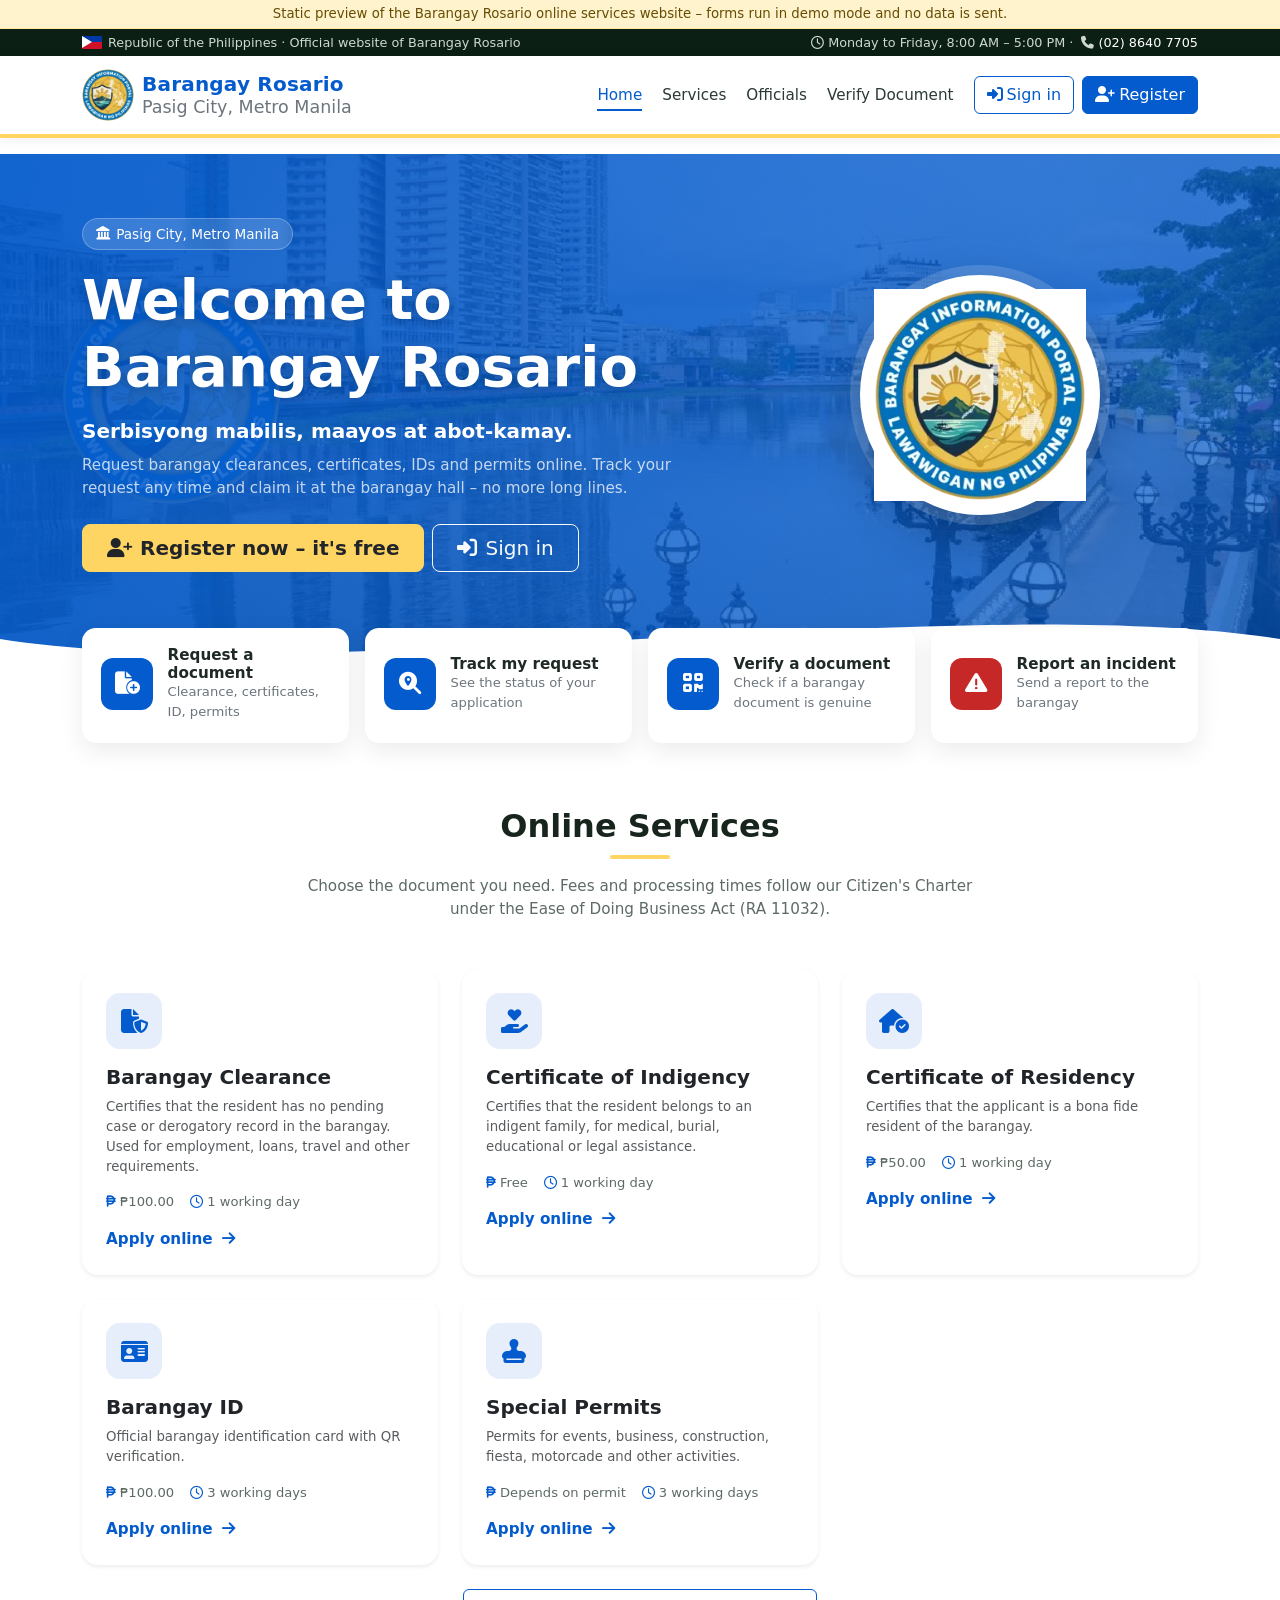
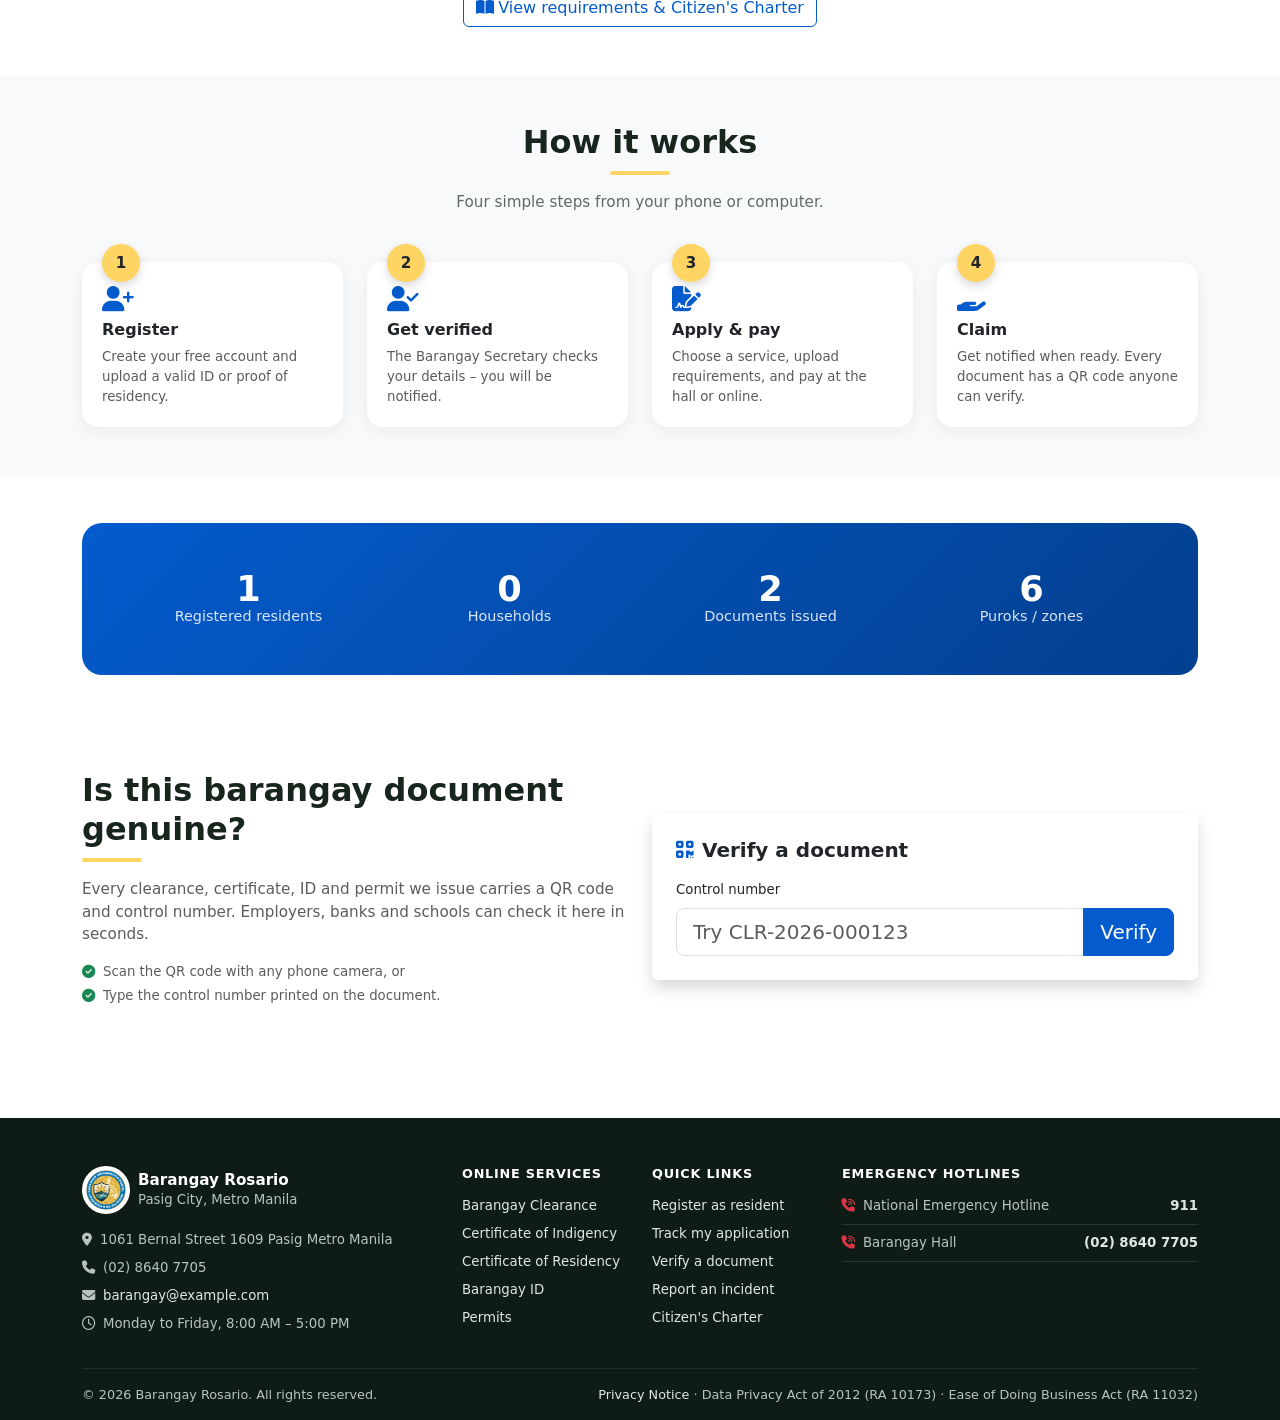
<file: index.html>
<!doctype html>
<html lang="en">
<head>
<meta charset="utf-8">
<meta name="viewport" content="width=device-width, initial-scale=1">
<meta name="base-url" content="/">
<title>Home · Barangay Rosario</title>
<link rel="icon" href="media/branding/2026/11/1ac3677060c85ef828d397fabf96b889.png">
<link rel="stylesheet" href="assets/vendor/bootstrap/css/bootstrap.min.css">
<link rel="stylesheet" href="assets/vendor/fontawesome/css/all.min.css">
<link rel="stylesheet" href="assets/vendor/datatables/css/dataTables.bootstrap5.min.css">
<link rel="stylesheet" href="assets/vendor/datatables/css/responsive.bootstrap5.min.css">
<link rel="stylesheet" href="assets/vendor/datatables/css/buttons.bootstrap5.min.css">
<link rel="stylesheet" href="assets/css/app.css">
<style>
:root{--brand:#045bcd;--brand-rgb:4,91,205;--brand-accent:#fed462;--brand-accent-rgb:254,212,98;--bs-primary:#045bcd;--bs-primary-rgb:4,91,205;--bs-link-color:#045bcd;--bs-link-color-rgb:4,91,205;}
</style>
</head>
<body class="layout-public d-flex flex-column min-vh-100">
<div class="demo-ribbon text-center small py-1">Static preview of the Barangay Rosario online services website – forms run in demo mode and no data is sent.</div>
<a class="visually-hidden-focusable position-absolute p-2 bg-white" href="#main">Skip to main content</a>

<div class="gov-bar py-1">
    <div class="container d-flex flex-wrap justify-content-between gap-2">
        <span><span class="ph-flag" aria-hidden="true"></span>Republic of the Philippines · Official website of Barangay Rosario</span>
        <span class="d-none d-md-inline">
            <i class="fa-regular fa-clock me-1"></i>Monday to Friday, 8:00 AM – 5:00 PM             · <i class="fa-solid fa-phone ms-1 me-1"></i><a href="tel:0286407705">(02) 8640 7705</a>        </span>
    </div>
</div>

<nav class="navbar navbar-expand-lg navbar-gov sticky-top">
    <div class="container">
        <a class="navbar-brand d-flex align-items-center gap-2" href="index.html">
            <img src="media/branding/2026/11/1ac3677060c85ef828d397fabf96b889.png" alt="Barangay Rosario seal" width="52" height="52" class="rounded-circle">
            <span class="lh-sm">
                <span class="d-block brgy">Barangay Rosario</span>
                <small class="d-block">Pasig City, Metro Manila</small>
            </span>
        </a>
        <button class="navbar-toggler" type="button" data-bs-toggle="collapse" data-bs-target="#nav" aria-controls="nav" aria-expanded="false" aria-label="Open menu">
            <span class="navbar-toggler-icon"></span>
        </button>
        <div class="collapse navbar-collapse" id="nav">
            <ul class="navbar-nav ms-auto align-items-lg-center gap-lg-1">
                <li class="nav-item"><a class="nav-link active" href="index.html">Home</a></li>
                <li class="nav-item"><a class="nav-link" href="services.html">Services</a></li>
                <li class="nav-item"><a class="nav-link" href="officials.html">Officials</a></li>
                <li class="nav-item"><a class="nav-link" href="verify.html">Verify Document</a></li>
                                    <li class="nav-item ms-lg-2"><a class="btn btn-outline-primary" href="login.html"><i class="fa-solid fa-right-to-bracket me-1"></i>Sign in</a></li>
                    <li class="nav-item ms-lg-1 mt-2 mt-lg-0"><a class="btn btn-primary" href="register.html"><i class="fa-solid fa-user-plus me-1"></i>Register</a></li>
                            </ul>
        </div>
    </div>
</nav>

<main id="main" class="flex-grow-1">
            <div class="container pt-3"></div>
        <!-- ================= HERO ================= -->
<section class="hero-gov has-banner pt-5 pb-5" style="background-image:linear-gradient(120deg, rgba(var(--brand-rgb),.93), rgba(var(--brand-rgb),.70)), url('media/branding/2026/11/9e238f3e881699cb93aa814061c10e50.png')">
    <div class="container pb-5 pt-lg-3">
        <div class="row align-items-center g-5">
            <div class="col-lg-7" data-reveal>
                <span class="eyebrow mb-3"><i class="fa-solid fa-landmark"></i> Pasig City, Metro Manila</span>
                <h1 class="display-4 mb-3">Welcome to Barangay Rosario</h1>
                <p class="lead mb-2 fw-semibold">Serbisyong mabilis, maayos at abot-kamay.</p>
                <p class="mb-4 opacity-75">Request barangay clearances, certificates, IDs and permits online. Track your request any time and claim it at the barangay hall – no more long lines.</p>
                <div class="d-flex flex-wrap gap-2">
                                            <a class="btn btn-accent btn-lg px-4" href="register.html"><i class="fa-solid fa-user-plus me-2"></i>Register now – it's free</a>
                        <a class="btn btn-outline-light btn-lg px-4" href="login.html"><i class="fa-solid fa-right-to-bracket me-2"></i>Sign in</a>
                                    </div>
            </div>
            <div class="col-lg-5 text-center d-none d-lg-block" data-reveal style="--reveal-delay:.15s">
                <div class="seal-ring mx-auto"><img src="media/branding/2026/11/1ac3677060c85ef828d397fabf96b889.png" alt="Barangay Rosario seal"></div>
            </div>
        </div>
    </div>
</section>

<!-- ================= QUICK ACTIONS ================= -->
<section class="quick-actions">
    <div class="container">
        <div class="row g-3">
                        <div class="col-6 col-lg-3" data-reveal style="--reveal-delay:0s">
                <a class="quick-card" href="register.html">
                    <span class="qa-icon"><i class="fa-solid fa-file-circle-plus"></i></span>
                    <span><span class="d-block qa-title">Request a document</span><span class="d-none d-sm-block qa-sub">Clearance, certificates, ID, permits</span></span>
                </a>
            </div>
                        <div class="col-6 col-lg-3" data-reveal style="--reveal-delay:0.08s">
                <a class="quick-card" href="login.html">
                    <span class="qa-icon"><i class="fa-solid fa-magnifying-glass-location"></i></span>
                    <span><span class="d-block qa-title">Track my request</span><span class="d-none d-sm-block qa-sub">See the status of your application</span></span>
                </a>
            </div>
                        <div class="col-6 col-lg-3" data-reveal style="--reveal-delay:0.16s">
                <a class="quick-card" href="verify.html">
                    <span class="qa-icon"><i class="fa-solid fa-qrcode"></i></span>
                    <span><span class="d-block qa-title">Verify a document</span><span class="d-none d-sm-block qa-sub">Check if a barangay document is genuine</span></span>
                </a>
            </div>
                        <div class="col-6 col-lg-3" data-reveal style="--reveal-delay:0.24s">
                <a class="quick-card" href="login.html">
                    <span class="qa-icon" style="background:#c62828"><i class="fa-solid fa-triangle-exclamation"></i></span>
                    <span><span class="d-block qa-title">Report an incident</span><span class="d-none d-sm-block qa-sub">Send a report to the barangay</span></span>
                </a>
            </div>
                    </div>
    </div>
</section>

<!-- ================= SERVICES ================= -->
<section class="py-5 mt-3">
    <div class="container">
        <div class="text-center mb-5" data-reveal>
            <h2 class="section-title">Online Services</h2>
            <p class="section-lead mt-3">Choose the document you need. Fees and processing times follow our Citizen's Charter under the Ease of Doing Business Act (RA 11032).</p>
        </div>
        <div class="row g-4">
                        <div class="col-sm-6 col-lg-4" data-reveal style="--reveal-delay:0s">
                <div class="card h-100 service-card shadow-sm">
                    <div class="card-body p-4">
                        <div class="service-icon mb-3"><i class="fa-solid fa-file-shield"></i></div>
                        <h3 class="h5 fw-bold">Barangay Clearance</h3>
                        <p class="text-body-secondary small mb-3">Certifies that the resident has no pending case or derogatory record in the barangay. Used for employment, loans, travel and other requirements.</p>
                        <div class="d-flex flex-wrap gap-3 meta mb-3">
                            <span><i class="fa-solid fa-peso-sign me-1 text-brand"></i>₱100.00</span>
                            <span><i class="fa-regular fa-clock me-1 text-brand"></i>1 working day</span>
                        </div>
                        <a class="stretched-link stretched-cta" href="register.html">Apply online <i class="fa-solid fa-arrow-right ms-1"></i></a>
                    </div>
                </div>
            </div>
                        <div class="col-sm-6 col-lg-4" data-reveal style="--reveal-delay:0.1s">
                <div class="card h-100 service-card shadow-sm">
                    <div class="card-body p-4">
                        <div class="service-icon mb-3"><i class="fa-solid fa-hand-holding-heart"></i></div>
                        <h3 class="h5 fw-bold">Certificate of Indigency</h3>
                        <p class="text-body-secondary small mb-3">Certifies that the resident belongs to an indigent family, for medical, burial, educational or legal assistance.</p>
                        <div class="d-flex flex-wrap gap-3 meta mb-3">
                            <span><i class="fa-solid fa-peso-sign me-1 text-brand"></i>Free</span>
                            <span><i class="fa-regular fa-clock me-1 text-brand"></i>1 working day</span>
                        </div>
                        <a class="stretched-link stretched-cta" href="register.html">Apply online <i class="fa-solid fa-arrow-right ms-1"></i></a>
                    </div>
                </div>
            </div>
                        <div class="col-sm-6 col-lg-4" data-reveal style="--reveal-delay:0.2s">
                <div class="card h-100 service-card shadow-sm">
                    <div class="card-body p-4">
                        <div class="service-icon mb-3"><i class="fa-solid fa-house-circle-check"></i></div>
                        <h3 class="h5 fw-bold">Certificate of Residency</h3>
                        <p class="text-body-secondary small mb-3">Certifies that the applicant is a bona fide resident of the barangay.</p>
                        <div class="d-flex flex-wrap gap-3 meta mb-3">
                            <span><i class="fa-solid fa-peso-sign me-1 text-brand"></i>₱50.00</span>
                            <span><i class="fa-regular fa-clock me-1 text-brand"></i>1 working day</span>
                        </div>
                        <a class="stretched-link stretched-cta" href="register.html">Apply online <i class="fa-solid fa-arrow-right ms-1"></i></a>
                    </div>
                </div>
            </div>
                        <div class="col-sm-6 col-lg-4" data-reveal style="--reveal-delay:0s">
                <div class="card h-100 service-card shadow-sm">
                    <div class="card-body p-4">
                        <div class="service-icon mb-3"><i class="fa-solid fa-id-card"></i></div>
                        <h3 class="h5 fw-bold">Barangay ID</h3>
                        <p class="text-body-secondary small mb-3">Official barangay identification card with QR verification.</p>
                        <div class="d-flex flex-wrap gap-3 meta mb-3">
                            <span><i class="fa-solid fa-peso-sign me-1 text-brand"></i>₱100.00</span>
                            <span><i class="fa-regular fa-clock me-1 text-brand"></i>3 working days</span>
                        </div>
                        <a class="stretched-link stretched-cta" href="register.html">Apply online <i class="fa-solid fa-arrow-right ms-1"></i></a>
                    </div>
                </div>
            </div>
                        <div class="col-sm-6 col-lg-4" data-reveal style="--reveal-delay:0.1s">
                <div class="card h-100 service-card shadow-sm">
                    <div class="card-body p-4">
                        <div class="service-icon mb-3"><i class="fa-solid fa-stamp"></i></div>
                        <h3 class="h5 fw-bold">Special Permits</h3>
                        <p class="text-body-secondary small mb-3">Permits for events, business, construction, fiesta, motorcade and other activities.</p>
                        <div class="d-flex flex-wrap gap-3 meta mb-3">
                            <span><i class="fa-solid fa-peso-sign me-1 text-brand"></i>Depends on permit</span>
                            <span><i class="fa-regular fa-clock me-1 text-brand"></i>3 working days</span>
                        </div>
                        <a class="stretched-link stretched-cta" href="register.html">Apply online <i class="fa-solid fa-arrow-right ms-1"></i></a>
                    </div>
                </div>
            </div>
                    </div>
        <div class="text-center mt-4" data-reveal><a class="btn btn-outline-primary" href="services.html"><i class="fa-solid fa-book-open me-1"></i>View requirements &amp; Citizen's Charter</a></div>
    </div>
</section>

<!-- ================= HOW IT WORKS ================= -->
<section class="py-5 bg-body-tertiary">
    <div class="container">
        <div class="text-center mb-5" data-reveal>
            <h2 class="section-title">How it works</h2>
            <p class="section-lead mt-3">Four simple steps from your phone or computer.</p>
        </div>
        <div class="row g-4 steps-gov">
                        <div class="col-sm-6 col-lg-3" data-reveal style="--reveal-delay:0s">
                <div class="step"><i class="fa-solid fa-user-plus mb-2 d-block"></i><h3 class="h6 fw-bold">Register</h3><p class="small text-body-secondary mb-0">Create your free account and upload a valid ID or proof of residency.</p></div>
            </div>
                        <div class="col-sm-6 col-lg-3" data-reveal style="--reveal-delay:0.1s">
                <div class="step"><i class="fa-solid fa-user-check mb-2 d-block"></i><h3 class="h6 fw-bold">Get verified</h3><p class="small text-body-secondary mb-0">The Barangay Secretary checks your details – you will be notified.</p></div>
            </div>
                        <div class="col-sm-6 col-lg-3" data-reveal style="--reveal-delay:0.2s">
                <div class="step"><i class="fa-solid fa-file-signature mb-2 d-block"></i><h3 class="h6 fw-bold">Apply &amp; pay</h3><p class="small text-body-secondary mb-0">Choose a service, upload requirements, and pay at the hall or online.</p></div>
            </div>
                        <div class="col-sm-6 col-lg-3" data-reveal style="--reveal-delay:0.3s">
                <div class="step"><i class="fa-solid fa-hand-holding mb-2 d-block"></i><h3 class="h6 fw-bold">Claim</h3><p class="small text-body-secondary mb-0">Get notified when ready. Every document has a QR code anyone can verify.</p></div>
            </div>
                    </div>
    </div>
</section>

<!-- ================= STATS ================= -->
<section class="py-5">
    <div class="container">
        <div class="stats-strip p-4 p-lg-5" data-reveal>
            <div class="row g-4 text-center">
                <div class="col-6 col-lg-3"><div class="stat-num" data-count="1">0</div><div class="stat-lbl">Registered residents</div></div>
                <div class="col-6 col-lg-3"><div class="stat-num" data-count="0">0</div><div class="stat-lbl">Households</div></div>
                <div class="col-6 col-lg-3"><div class="stat-num" data-count="2">0</div><div class="stat-lbl">Documents issued</div></div>
                <div class="col-6 col-lg-3"><div class="stat-num" data-count="7">0</div><div class="stat-lbl">Puroks / zones</div></div>
            </div>
        </div>
    </div>
</section>

<!-- ================= OFFICIALS ================= -->

<!-- ================= VERIFY ================= -->
<section class="py-5">
    <div class="container">
        <div class="row g-4 align-items-center">
            <div class="col-lg-6" data-reveal>
                <h2 class="section-title text-start">Is this barangay document genuine?</h2>
                <p class="text-body-secondary mt-3">Every clearance, certificate, ID and permit we issue carries a QR code and control number. Employers, banks and schools can check it here in seconds.</p>
                <ul class="list-unstyled small text-body-secondary">
                    <li class="mb-1"><i class="fa-solid fa-circle-check text-success me-2"></i>Scan the QR code with any phone camera, or</li>
                    <li><i class="fa-solid fa-circle-check text-success me-2"></i>Type the control number printed on the document.</li>
                </ul>
            </div>
            <div class="col-lg-6" data-reveal style="--reveal-delay:.1s">
                <div class="card shadow border-0"><div class="card-body p-4">
                    <h3 class="h5 fw-bold"><i class="fa-solid fa-qrcode me-2 text-brand"></i>Verify a document</h3>
                    <form method="post" action="verify.html" class="mt-3">
                                                <label class="form-label small" for="ctrl">Control number</label>
                        <div class="input-group input-group-lg">
                            <input class="form-control" id="ctrl" name="control_no" placeholder="e.g. CLR-2026-000123" required>
                            <button class="btn btn-primary">Verify</button>
                        </div>
                    </form>
                </div></div>
            </div>
        </div>
    </div>
</section>
    </main>

<footer class="footer-gov pt-5 mt-5">
    <div class="container">
        <div class="row g-4">
            <div class="col-lg-4">
                <div class="d-flex align-items-center gap-2 mb-3">
                    <img src="media/branding/2026/11/1ac3677060c85ef828d397fabf96b889.png" alt="" width="48" height="48" class="rounded-circle bg-white p-1">
                    <div class="lh-sm"><strong class="text-white">Barangay Rosario</strong><br><small>Pasig City, Metro Manila</small></div>
                </div>
                <p class="small mb-2"><i class="fa-solid fa-location-dot me-2"></i>1061 Bernal Street 1609 Pasig Metro Manila</p>
                <p class="small mb-2"><i class="fa-solid fa-phone me-2"></i>(02) 8640 7705</p>                <p class="small mb-2"><i class="fa-solid fa-envelope me-2"></i><a href="mailto:barangay@example.com">barangay@example.com</a></p>                <p class="small mb-0"><i class="fa-regular fa-clock me-2"></i>Monday to Friday, 8:00 AM – 5:00 PM</p>
            </div>
            <div class="col-6 col-lg-2">
                <h6>Online services</h6>
                <ul class="list-unstyled small">
                    <li class="mb-2"><a href="register.html">Barangay Clearance</a></li>
                    <li class="mb-2"><a href="register.html">Certificate of Indigency</a></li>
                    <li class="mb-2"><a href="register.html">Certificate of Residency</a></li>
                    <li class="mb-2"><a href="register.html">Barangay ID</a></li>
                    <li class="mb-2"><a href="register.html">Permits</a></li>
                </ul>
            </div>
            <div class="col-6 col-lg-2">
                <h6>Quick links</h6>
                <ul class="list-unstyled small">
                    <li class="mb-2"><a href="register.html">Register as resident</a></li>
                    <li class="mb-2"><a href="login.html">Track my application</a></li>
                    <li class="mb-2"><a href="verify.html">Verify a document</a></li>
                    <li class="mb-2"><a href="login.html">Report an incident</a></li>
                    <li class="mb-2"><a href="services.html">Citizen's Charter</a></li>
                </ul>
            </div>
            <div class="col-lg-4">
                <h6>Emergency hotlines</h6>
                <ul class="list-unstyled small">
                                            <li class="mb-2 d-flex justify-content-between border-bottom border-white border-opacity-10 pb-2"><span><i class="fa-solid fa-phone-volume me-2 text-danger"></i>National Emergency Hotline</span><a href="tel:911"><strong>911</strong></a></li>
                                            <li class="mb-2 d-flex justify-content-between border-bottom border-white border-opacity-10 pb-2"><span><i class="fa-solid fa-phone-volume me-2 text-danger"></i>Barangay Hall</span><a href="tel:0286407705"><strong>(02) 8640 7705</strong></a></li>
                                    </ul>
            </div>
        </div>
        <div class="footer-bottom d-flex flex-column flex-md-row justify-content-between gap-2 py-3 mt-4">
            <span>&copy; 2026 Barangay Rosario. All rights reserved.</span>
            <span><a href="privacy.html">Privacy Notice</a> · Data Privacy Act of 2012 (RA 10173) · Ease of Doing Business Act (RA 11032)</span>
        </div>
    </div>
</footer>
<script src="assets/vendor/jquery/jquery.min.js"></script>
<script src="assets/vendor/bootstrap/js/bootstrap.bundle.min.js"></script>
<script src="assets/vendor/datatables/js/dataTables.min.js"></script>
<script src="assets/vendor/datatables/js/dataTables.bootstrap5.min.js"></script>
<script src="assets/vendor/datatables/js/dataTables.responsive.min.js"></script>
<script src="assets/vendor/datatables/js/responsive.bootstrap5.min.js"></script>
<script src="assets/vendor/jszip/jszip.min.js"></script>
<script src="assets/vendor/datatables/js/dataTables.buttons.min.js"></script>
<script src="assets/vendor/datatables/js/buttons.bootstrap5.min.js"></script>
<script src="assets/vendor/datatables/js/buttons.html5.min.js"></script>
<script src="assets/vendor/datatables/js/buttons.print.min.js"></script>
<script src="assets/vendor/qrcode/qrcode.js"></script>
<script src="assets/js/app.js"></script>
<script src="assets/js/demo.js"></script>
</body>
</html>
</file>
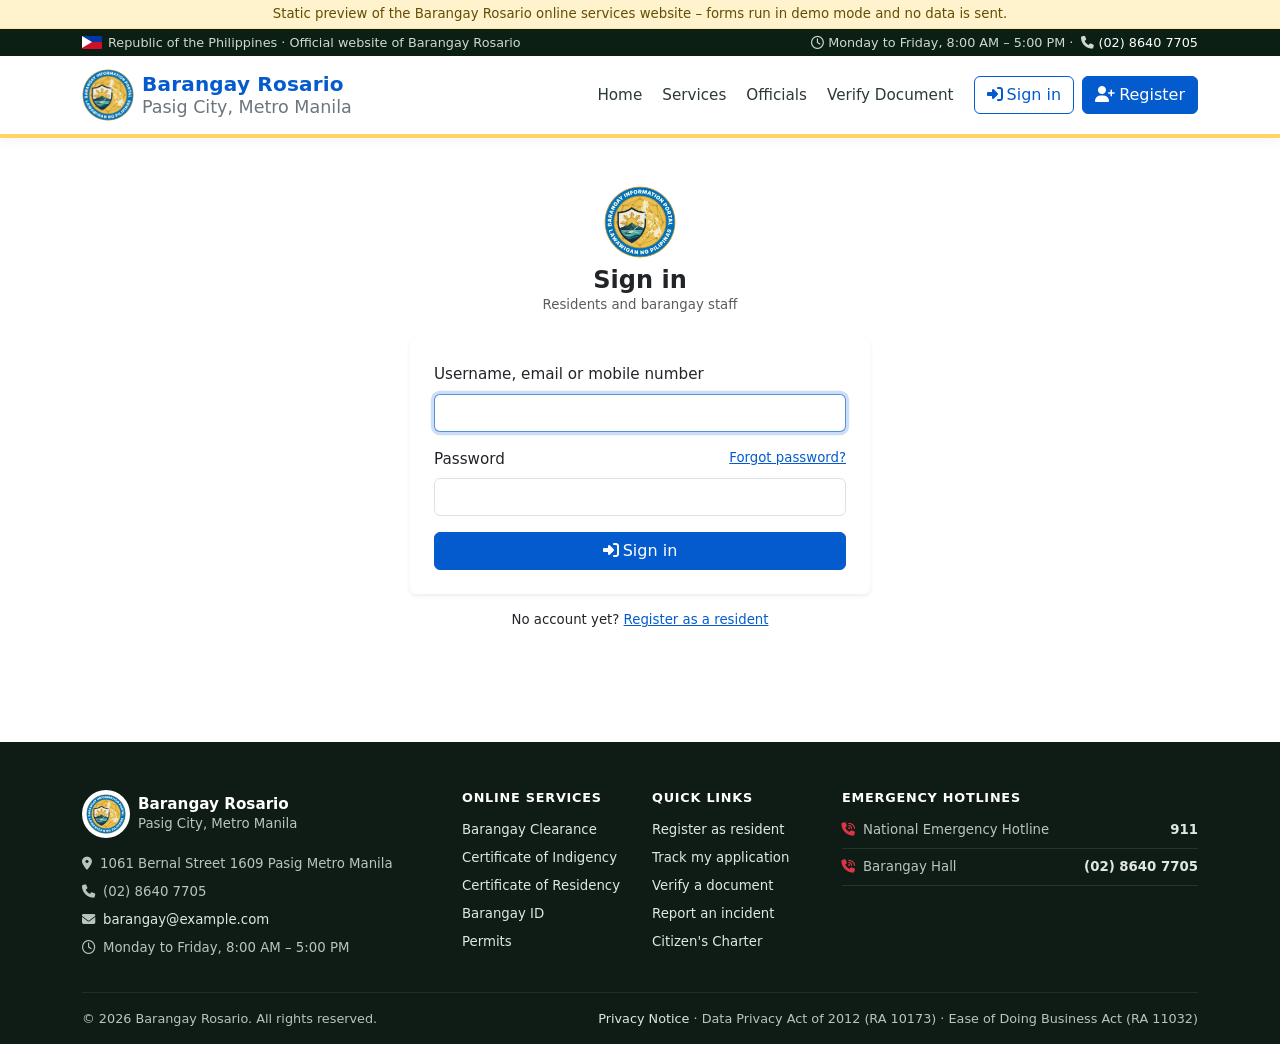
<file: login.html>
<!doctype html>
<html lang="en">
<head>
<meta charset="utf-8">
<meta name="viewport" content="width=device-width, initial-scale=1">
<meta name="base-url" content="/">
<title>Sign in · Barangay Rosario</title>
<link rel="icon" href="media/branding/2026/11/1ac3677060c85ef828d397fabf96b889.png">
<link rel="stylesheet" href="assets/vendor/bootstrap/css/bootstrap.min.css">
<link rel="stylesheet" href="assets/vendor/fontawesome/css/all.min.css">
<link rel="stylesheet" href="assets/vendor/datatables/css/dataTables.bootstrap5.min.css">
<link rel="stylesheet" href="assets/vendor/datatables/css/responsive.bootstrap5.min.css">
<link rel="stylesheet" href="assets/vendor/datatables/css/buttons.bootstrap5.min.css">
<link rel="stylesheet" href="assets/css/app.css">
<style>
:root{--brand:#045bcd;--brand-rgb:4,91,205;--brand-accent:#fed462;--brand-accent-rgb:254,212,98;--bs-primary:#045bcd;--bs-primary-rgb:4,91,205;--bs-link-color:#045bcd;--bs-link-color-rgb:4,91,205;}
</style>
</head>
<body class="layout-public d-flex flex-column min-vh-100">
<div class="demo-ribbon text-center small py-1">Static preview of the Barangay Rosario online services website – forms run in demo mode and no data is sent.</div>
<a class="visually-hidden-focusable position-absolute p-2 bg-white" href="#main">Skip to main content</a>

<div class="gov-bar py-1">
    <div class="container d-flex flex-wrap justify-content-between gap-2">
        <span><span class="ph-flag" aria-hidden="true"></span>Republic of the Philippines · Official website of Barangay Rosario</span>
        <span class="d-none d-md-inline">
            <i class="fa-regular fa-clock me-1"></i>Monday to Friday, 8:00 AM – 5:00 PM             · <i class="fa-solid fa-phone ms-1 me-1"></i><a href="tel:0286407705">(02) 8640 7705</a>        </span>
    </div>
</div>

<nav class="navbar navbar-expand-lg navbar-gov sticky-top">
    <div class="container">
        <a class="navbar-brand d-flex align-items-center gap-2" href="index.html">
            <img src="media/branding/2026/11/1ac3677060c85ef828d397fabf96b889.png" alt="Barangay Rosario seal" width="52" height="52" class="rounded-circle">
            <span class="lh-sm">
                <span class="d-block brgy">Barangay Rosario</span>
                <small class="d-block">Pasig City, Metro Manila</small>
            </span>
        </a>
        <button class="navbar-toggler" type="button" data-bs-toggle="collapse" data-bs-target="#nav" aria-controls="nav" aria-expanded="false" aria-label="Open menu">
            <span class="navbar-toggler-icon"></span>
        </button>
        <div class="collapse navbar-collapse" id="nav">
            <ul class="navbar-nav ms-auto align-items-lg-center gap-lg-1">
                <li class="nav-item"><a class="nav-link" href="index.html">Home</a></li>
                <li class="nav-item"><a class="nav-link" href="services.html">Services</a></li>
                <li class="nav-item"><a class="nav-link" href="officials.html">Officials</a></li>
                <li class="nav-item"><a class="nav-link" href="verify.html">Verify Document</a></li>
                                    <li class="nav-item ms-lg-2"><a class="btn btn-outline-primary" href="login.html"><i class="fa-solid fa-right-to-bracket me-1"></i>Sign in</a></li>
                    <li class="nav-item ms-lg-1 mt-2 mt-lg-0"><a class="btn btn-primary" href="register.html"><i class="fa-solid fa-user-plus me-1"></i>Register</a></li>
                            </ul>
        </div>
    </div>
</nav>

<main id="main" class="flex-grow-1">
                    <div class="container py-4">
                        <div class="auth-card py-lg-4">
    <div class="text-center mb-4">
        <img src="media/branding/2026/11/1ac3677060c85ef828d397fabf96b889.png" width="72" height="72" class="rounded-circle mb-2" alt="">
        <h1 class="h4 fw-bold mb-0">Sign in</h1>
        <p class="text-body-secondary small">Residents and barangay staff</p>
    </div>
    <div class="card shadow-sm">
        <div class="card-body p-4">
            <form method="post" action="login.html" novalidate>
                                <div class="mb-3">
                    <label class="form-label" for="login">Username, email or mobile number</label>
                    <input class="form-control" id="login" name="login" value="" autocomplete="username" required autofocus>
                                    </div>
                <div class="mb-3">
                    <div class="d-flex justify-content-between">
                        <label class="form-label" for="password">Password</label>
                        <a class="small" href="login.html">Forgot password?</a>
                    </div>
                    <input class="form-control" type="password" id="password" name="password" autocomplete="current-password" required>
                                    </div>
                <button class="btn btn-primary w-100"><i class="fa-solid fa-right-to-bracket me-1"></i>Sign in</button>
            </form>
        </div>
    </div>
    <p class="text-center mt-3 small">No account yet? <a href="register.html">Register as a resident</a></p>
</div>
        </div>
    </main>

<footer class="footer-gov pt-5 mt-5">
    <div class="container">
        <div class="row g-4">
            <div class="col-lg-4">
                <div class="d-flex align-items-center gap-2 mb-3">
                    <img src="media/branding/2026/11/1ac3677060c85ef828d397fabf96b889.png" alt="" width="48" height="48" class="rounded-circle bg-white p-1">
                    <div class="lh-sm"><strong class="text-white">Barangay Rosario</strong><br><small>Pasig City, Metro Manila</small></div>
                </div>
                <p class="small mb-2"><i class="fa-solid fa-location-dot me-2"></i>1061 Bernal Street 1609 Pasig Metro Manila</p>
                <p class="small mb-2"><i class="fa-solid fa-phone me-2"></i>(02) 8640 7705</p>                <p class="small mb-2"><i class="fa-solid fa-envelope me-2"></i><a href="mailto:barangay@example.com">barangay@example.com</a></p>                <p class="small mb-0"><i class="fa-regular fa-clock me-2"></i>Monday to Friday, 8:00 AM – 5:00 PM</p>
            </div>
            <div class="col-6 col-lg-2">
                <h6>Online services</h6>
                <ul class="list-unstyled small">
                    <li class="mb-2"><a href="register.html">Barangay Clearance</a></li>
                    <li class="mb-2"><a href="register.html">Certificate of Indigency</a></li>
                    <li class="mb-2"><a href="register.html">Certificate of Residency</a></li>
                    <li class="mb-2"><a href="register.html">Barangay ID</a></li>
                    <li class="mb-2"><a href="register.html">Permits</a></li>
                </ul>
            </div>
            <div class="col-6 col-lg-2">
                <h6>Quick links</h6>
                <ul class="list-unstyled small">
                    <li class="mb-2"><a href="register.html">Register as resident</a></li>
                    <li class="mb-2"><a href="login.html">Track my application</a></li>
                    <li class="mb-2"><a href="verify.html">Verify a document</a></li>
                    <li class="mb-2"><a href="login.html">Report an incident</a></li>
                    <li class="mb-2"><a href="services.html">Citizen's Charter</a></li>
                </ul>
            </div>
            <div class="col-lg-4">
                <h6>Emergency hotlines</h6>
                <ul class="list-unstyled small">
                                            <li class="mb-2 d-flex justify-content-between border-bottom border-white border-opacity-10 pb-2"><span><i class="fa-solid fa-phone-volume me-2 text-danger"></i>National Emergency Hotline</span><a href="tel:911"><strong>911</strong></a></li>
                                            <li class="mb-2 d-flex justify-content-between border-bottom border-white border-opacity-10 pb-2"><span><i class="fa-solid fa-phone-volume me-2 text-danger"></i>Barangay Hall</span><a href="tel:0286407705"><strong>(02) 8640 7705</strong></a></li>
                                    </ul>
            </div>
        </div>
        <div class="footer-bottom d-flex flex-column flex-md-row justify-content-between gap-2 py-3 mt-4">
            <span>&copy; 2026 Barangay Rosario. All rights reserved.</span>
            <span><a href="privacy.html">Privacy Notice</a> · Data Privacy Act of 2012 (RA 10173) · Ease of Doing Business Act (RA 11032)</span>
        </div>
    </div>
</footer>
<script src="assets/vendor/jquery/jquery.min.js"></script>
<script src="assets/vendor/bootstrap/js/bootstrap.bundle.min.js"></script>
<script src="assets/vendor/datatables/js/dataTables.min.js"></script>
<script src="assets/vendor/datatables/js/dataTables.bootstrap5.min.js"></script>
<script src="assets/vendor/datatables/js/dataTables.responsive.min.js"></script>
<script src="assets/vendor/datatables/js/responsive.bootstrap5.min.js"></script>
<script src="assets/vendor/jszip/jszip.min.js"></script>
<script src="assets/vendor/datatables/js/dataTables.buttons.min.js"></script>
<script src="assets/vendor/datatables/js/buttons.bootstrap5.min.js"></script>
<script src="assets/vendor/datatables/js/buttons.html5.min.js"></script>
<script src="assets/vendor/datatables/js/buttons.print.min.js"></script>
<script src="assets/vendor/qrcode/qrcode.js"></script>
<script src="assets/js/app.js"></script>
<script src="assets/js/demo.js"></script>
</body>
</html>
</file>
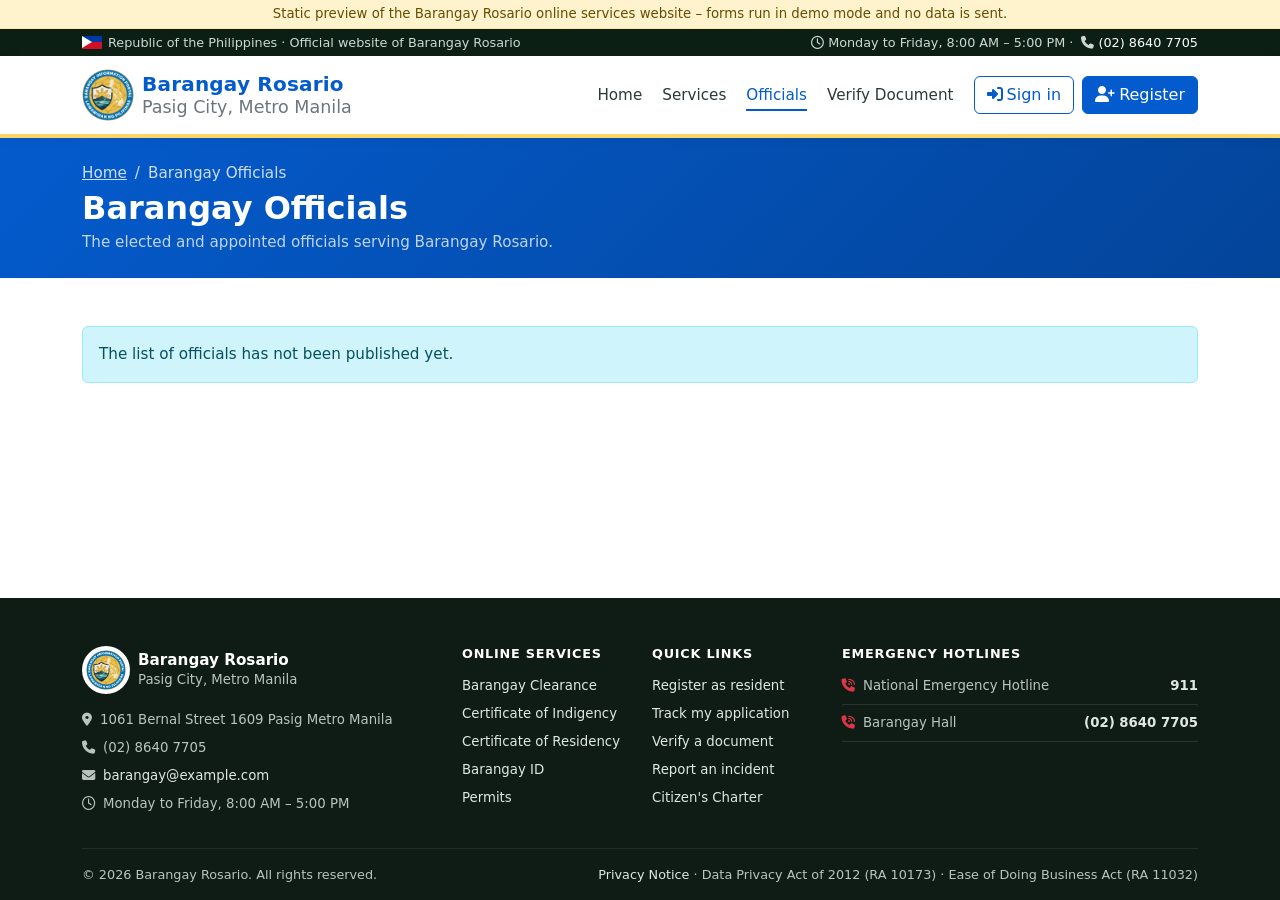
<file: officials.html>
<!doctype html>
<html lang="en">
<head>
<meta charset="utf-8">
<meta name="viewport" content="width=device-width, initial-scale=1">
<meta name="base-url" content="/">
<title>Barangay Officials · Barangay Rosario</title>
<link rel="icon" href="media/branding/2026/11/1ac3677060c85ef828d397fabf96b889.png">
<link rel="stylesheet" href="assets/vendor/bootstrap/css/bootstrap.min.css">
<link rel="stylesheet" href="assets/vendor/fontawesome/css/all.min.css">
<link rel="stylesheet" href="assets/vendor/datatables/css/dataTables.bootstrap5.min.css">
<link rel="stylesheet" href="assets/vendor/datatables/css/responsive.bootstrap5.min.css">
<link rel="stylesheet" href="assets/vendor/datatables/css/buttons.bootstrap5.min.css">
<link rel="stylesheet" href="assets/css/app.css">
<style>
:root{--brand:#045bcd;--brand-rgb:4,91,205;--brand-accent:#fed462;--brand-accent-rgb:254,212,98;--bs-primary:#045bcd;--bs-primary-rgb:4,91,205;--bs-link-color:#045bcd;--bs-link-color-rgb:4,91,205;}
</style>
</head>
<body class="layout-public d-flex flex-column min-vh-100">
<div class="demo-ribbon text-center small py-1">Static preview of the Barangay Rosario online services website – forms run in demo mode and no data is sent.</div>
<a class="visually-hidden-focusable position-absolute p-2 bg-white" href="#main">Skip to main content</a>

<div class="gov-bar py-1">
    <div class="container d-flex flex-wrap justify-content-between gap-2">
        <span><span class="ph-flag" aria-hidden="true"></span>Republic of the Philippines · Official website of Barangay Rosario</span>
        <span class="d-none d-md-inline">
            <i class="fa-regular fa-clock me-1"></i>Monday to Friday, 8:00 AM – 5:00 PM             · <i class="fa-solid fa-phone ms-1 me-1"></i><a href="tel:0286407705">(02) 8640 7705</a>        </span>
    </div>
</div>

<nav class="navbar navbar-expand-lg navbar-gov sticky-top">
    <div class="container">
        <a class="navbar-brand d-flex align-items-center gap-2" href="index.html">
            <img src="media/branding/2026/11/1ac3677060c85ef828d397fabf96b889.png" alt="Barangay Rosario seal" width="52" height="52" class="rounded-circle">
            <span class="lh-sm">
                <span class="d-block brgy">Barangay Rosario</span>
                <small class="d-block">Pasig City, Metro Manila</small>
            </span>
        </a>
        <button class="navbar-toggler" type="button" data-bs-toggle="collapse" data-bs-target="#nav" aria-controls="nav" aria-expanded="false" aria-label="Open menu">
            <span class="navbar-toggler-icon"></span>
        </button>
        <div class="collapse navbar-collapse" id="nav">
            <ul class="navbar-nav ms-auto align-items-lg-center gap-lg-1">
                <li class="nav-item"><a class="nav-link" href="index.html">Home</a></li>
                <li class="nav-item"><a class="nav-link" href="services.html">Services</a></li>
                <li class="nav-item"><a class="nav-link active" href="officials.html">Officials</a></li>
                <li class="nav-item"><a class="nav-link" href="verify.html">Verify Document</a></li>
                                    <li class="nav-item ms-lg-2"><a class="btn btn-outline-primary" href="login.html"><i class="fa-solid fa-right-to-bracket me-1"></i>Sign in</a></li>
                    <li class="nav-item ms-lg-1 mt-2 mt-lg-0"><a class="btn btn-primary" href="register.html"><i class="fa-solid fa-user-plus me-1"></i>Register</a></li>
                            </ul>
        </div>
    </div>
</nav>

<main id="main" class="flex-grow-1">
                    <section class="page-hero py-4 mb-4">
            <div class="container">
                <nav aria-label="breadcrumb"><ol class="breadcrumb small mb-1"><li class="breadcrumb-item"><a href="index.html">Home</a></li><li class="breadcrumb-item active">Barangay Officials</li></ol></nav>
                <h1 class="h2 fw-bold mb-1">Barangay Officials</h1>
                <p class="mb-0 opacity-75">The elected and appointed officials serving Barangay Rosario.</p>            </div>
        </section>
                <div class="container py-4">
                            <div class="alert alert-info">The list of officials has not been published yet.</div>


<div class="row g-4 justify-content-center">
</div>
        </div>
    </main>

<footer class="footer-gov pt-5 mt-5">
    <div class="container">
        <div class="row g-4">
            <div class="col-lg-4">
                <div class="d-flex align-items-center gap-2 mb-3">
                    <img src="media/branding/2026/11/1ac3677060c85ef828d397fabf96b889.png" alt="" width="48" height="48" class="rounded-circle bg-white p-1">
                    <div class="lh-sm"><strong class="text-white">Barangay Rosario</strong><br><small>Pasig City, Metro Manila</small></div>
                </div>
                <p class="small mb-2"><i class="fa-solid fa-location-dot me-2"></i>1061 Bernal Street 1609 Pasig Metro Manila</p>
                <p class="small mb-2"><i class="fa-solid fa-phone me-2"></i>(02) 8640 7705</p>                <p class="small mb-2"><i class="fa-solid fa-envelope me-2"></i><a href="mailto:barangay@example.com">barangay@example.com</a></p>                <p class="small mb-0"><i class="fa-regular fa-clock me-2"></i>Monday to Friday, 8:00 AM – 5:00 PM</p>
            </div>
            <div class="col-6 col-lg-2">
                <h6>Online services</h6>
                <ul class="list-unstyled small">
                    <li class="mb-2"><a href="register.html">Barangay Clearance</a></li>
                    <li class="mb-2"><a href="register.html">Certificate of Indigency</a></li>
                    <li class="mb-2"><a href="register.html">Certificate of Residency</a></li>
                    <li class="mb-2"><a href="register.html">Barangay ID</a></li>
                    <li class="mb-2"><a href="register.html">Permits</a></li>
                </ul>
            </div>
            <div class="col-6 col-lg-2">
                <h6>Quick links</h6>
                <ul class="list-unstyled small">
                    <li class="mb-2"><a href="register.html">Register as resident</a></li>
                    <li class="mb-2"><a href="login.html">Track my application</a></li>
                    <li class="mb-2"><a href="verify.html">Verify a document</a></li>
                    <li class="mb-2"><a href="login.html">Report an incident</a></li>
                    <li class="mb-2"><a href="services.html">Citizen's Charter</a></li>
                </ul>
            </div>
            <div class="col-lg-4">
                <h6>Emergency hotlines</h6>
                <ul class="list-unstyled small">
                                            <li class="mb-2 d-flex justify-content-between border-bottom border-white border-opacity-10 pb-2"><span><i class="fa-solid fa-phone-volume me-2 text-danger"></i>National Emergency Hotline</span><a href="tel:911"><strong>911</strong></a></li>
                                            <li class="mb-2 d-flex justify-content-between border-bottom border-white border-opacity-10 pb-2"><span><i class="fa-solid fa-phone-volume me-2 text-danger"></i>Barangay Hall</span><a href="tel:0286407705"><strong>(02) 8640 7705</strong></a></li>
                                    </ul>
            </div>
        </div>
        <div class="footer-bottom d-flex flex-column flex-md-row justify-content-between gap-2 py-3 mt-4">
            <span>&copy; 2026 Barangay Rosario. All rights reserved.</span>
            <span><a href="privacy.html">Privacy Notice</a> · Data Privacy Act of 2012 (RA 10173) · Ease of Doing Business Act (RA 11032)</span>
        </div>
    </div>
</footer>
<script src="assets/vendor/jquery/jquery.min.js"></script>
<script src="assets/vendor/bootstrap/js/bootstrap.bundle.min.js"></script>
<script src="assets/vendor/datatables/js/dataTables.min.js"></script>
<script src="assets/vendor/datatables/js/dataTables.bootstrap5.min.js"></script>
<script src="assets/vendor/datatables/js/dataTables.responsive.min.js"></script>
<script src="assets/vendor/datatables/js/responsive.bootstrap5.min.js"></script>
<script src="assets/vendor/jszip/jszip.min.js"></script>
<script src="assets/vendor/datatables/js/dataTables.buttons.min.js"></script>
<script src="assets/vendor/datatables/js/buttons.bootstrap5.min.js"></script>
<script src="assets/vendor/datatables/js/buttons.html5.min.js"></script>
<script src="assets/vendor/datatables/js/buttons.print.min.js"></script>
<script src="assets/vendor/qrcode/qrcode.js"></script>
<script src="assets/js/app.js"></script>
<script src="assets/js/demo.js"></script>
</body>
</html>
</file>
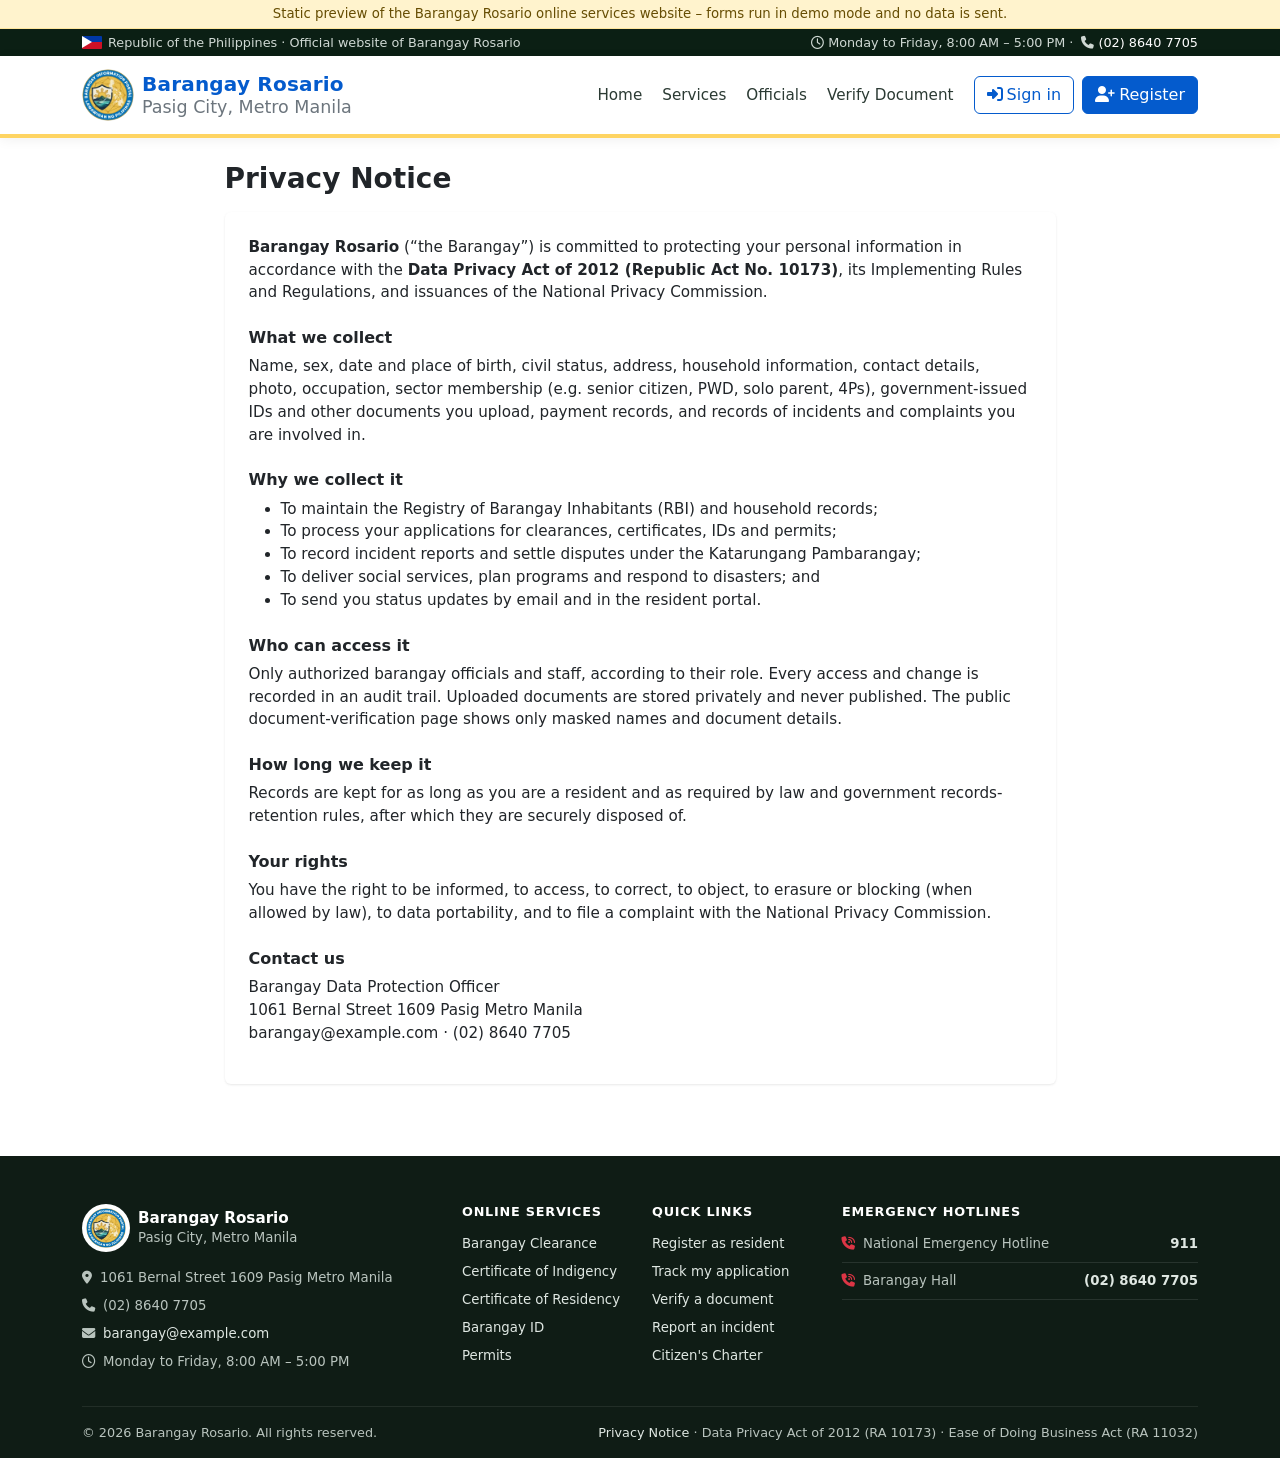
<file: privacy.html>
<!doctype html>
<html lang="en">
<head>
<meta charset="utf-8">
<meta name="viewport" content="width=device-width, initial-scale=1">
<meta name="base-url" content="/">
<title>Privacy Notice · Barangay Rosario</title>
<link rel="icon" href="media/branding/2026/11/1ac3677060c85ef828d397fabf96b889.png">
<link rel="stylesheet" href="assets/vendor/bootstrap/css/bootstrap.min.css">
<link rel="stylesheet" href="assets/vendor/fontawesome/css/all.min.css">
<link rel="stylesheet" href="assets/vendor/datatables/css/dataTables.bootstrap5.min.css">
<link rel="stylesheet" href="assets/vendor/datatables/css/responsive.bootstrap5.min.css">
<link rel="stylesheet" href="assets/vendor/datatables/css/buttons.bootstrap5.min.css">
<link rel="stylesheet" href="assets/css/app.css">
<style>
:root{--brand:#045bcd;--brand-rgb:4,91,205;--brand-accent:#fed462;--brand-accent-rgb:254,212,98;--bs-primary:#045bcd;--bs-primary-rgb:4,91,205;--bs-link-color:#045bcd;--bs-link-color-rgb:4,91,205;}
</style>
</head>
<body class="layout-public d-flex flex-column min-vh-100">
<div class="demo-ribbon text-center small py-1">Static preview of the Barangay Rosario online services website – forms run in demo mode and no data is sent.</div>
<a class="visually-hidden-focusable position-absolute p-2 bg-white" href="#main">Skip to main content</a>

<div class="gov-bar py-1">
    <div class="container d-flex flex-wrap justify-content-between gap-2">
        <span><span class="ph-flag" aria-hidden="true"></span>Republic of the Philippines · Official website of Barangay Rosario</span>
        <span class="d-none d-md-inline">
            <i class="fa-regular fa-clock me-1"></i>Monday to Friday, 8:00 AM – 5:00 PM             · <i class="fa-solid fa-phone ms-1 me-1"></i><a href="tel:0286407705">(02) 8640 7705</a>        </span>
    </div>
</div>

<nav class="navbar navbar-expand-lg navbar-gov sticky-top">
    <div class="container">
        <a class="navbar-brand d-flex align-items-center gap-2" href="index.html">
            <img src="media/branding/2026/11/1ac3677060c85ef828d397fabf96b889.png" alt="Barangay Rosario seal" width="52" height="52" class="rounded-circle">
            <span class="lh-sm">
                <span class="d-block brgy">Barangay Rosario</span>
                <small class="d-block">Pasig City, Metro Manila</small>
            </span>
        </a>
        <button class="navbar-toggler" type="button" data-bs-toggle="collapse" data-bs-target="#nav" aria-controls="nav" aria-expanded="false" aria-label="Open menu">
            <span class="navbar-toggler-icon"></span>
        </button>
        <div class="collapse navbar-collapse" id="nav">
            <ul class="navbar-nav ms-auto align-items-lg-center gap-lg-1">
                <li class="nav-item"><a class="nav-link" href="index.html">Home</a></li>
                <li class="nav-item"><a class="nav-link" href="services.html">Services</a></li>
                <li class="nav-item"><a class="nav-link" href="officials.html">Officials</a></li>
                <li class="nav-item"><a class="nav-link" href="verify.html">Verify Document</a></li>
                                    <li class="nav-item ms-lg-2"><a class="btn btn-outline-primary" href="login.html"><i class="fa-solid fa-right-to-bracket me-1"></i>Sign in</a></li>
                    <li class="nav-item ms-lg-1 mt-2 mt-lg-0"><a class="btn btn-primary" href="register.html"><i class="fa-solid fa-user-plus me-1"></i>Register</a></li>
                            </ul>
        </div>
    </div>
</nav>

<main id="main" class="flex-grow-1">
                    <div class="container py-4">
                        <div class="row justify-content-center"><div class="col-lg-9">
<h1 class="h3 fw-bold mb-3">Privacy Notice</h1>
<div class="card"><div class="card-body p-4">
<p><strong>Barangay Rosario</strong> (“the Barangay”) is committed to protecting your personal information in accordance with the <strong>Data Privacy Act of 2012 (Republic Act No. 10173)</strong>, its Implementing Rules and Regulations, and issuances of the National Privacy Commission.</p>
<h2 class="h6 fw-bold mt-4">What we collect</h2>
<p>Name, sex, date and place of birth, civil status, address, household information, contact details, photo, occupation, sector membership (e.g. senior citizen, PWD, solo parent, 4Ps), government-issued IDs and other documents you upload, payment records, and records of incidents and complaints you are involved in.</p>
<h2 class="h6 fw-bold mt-4">Why we collect it</h2>
<ul>
    <li>To maintain the Registry of Barangay Inhabitants (RBI) and household records;</li>
    <li>To process your applications for clearances, certificates, IDs and permits;</li>
    <li>To record incident reports and settle disputes under the Katarungang Pambarangay;</li>
    <li>To deliver social services, plan programs and respond to disasters; and</li>
    <li>To send you status updates by email and in the resident portal.</li>
</ul>
<h2 class="h6 fw-bold mt-4">Who can access it</h2>
<p>Only authorized barangay officials and staff, according to their role. Every access and change is recorded in an audit trail. Uploaded documents are stored privately and never published. The public document-verification page shows only masked names and document details.</p>
<h2 class="h6 fw-bold mt-4">How long we keep it</h2>
<p>Records are kept for as long as you are a resident and as required by law and government records-retention rules, after which they are securely disposed of.</p>
<h2 class="h6 fw-bold mt-4">Your rights</h2>
<p>You have the right to be informed, to access, to correct, to object, to erasure or blocking (when allowed by law), to data portability, and to file a complaint with the National Privacy Commission.</p>
<h2 class="h6 fw-bold mt-4">Contact us</h2>
<p>Barangay Data Protection Officer<br>1061 Bernal Street 1609 Pasig Metro Manila<br>barangay@example.com · (02) 8640 7705</p>
</div></div>
</div></div>
        </div>
    </main>

<footer class="footer-gov pt-5 mt-5">
    <div class="container">
        <div class="row g-4">
            <div class="col-lg-4">
                <div class="d-flex align-items-center gap-2 mb-3">
                    <img src="media/branding/2026/11/1ac3677060c85ef828d397fabf96b889.png" alt="" width="48" height="48" class="rounded-circle bg-white p-1">
                    <div class="lh-sm"><strong class="text-white">Barangay Rosario</strong><br><small>Pasig City, Metro Manila</small></div>
                </div>
                <p class="small mb-2"><i class="fa-solid fa-location-dot me-2"></i>1061 Bernal Street 1609 Pasig Metro Manila</p>
                <p class="small mb-2"><i class="fa-solid fa-phone me-2"></i>(02) 8640 7705</p>                <p class="small mb-2"><i class="fa-solid fa-envelope me-2"></i><a href="mailto:barangay@example.com">barangay@example.com</a></p>                <p class="small mb-0"><i class="fa-regular fa-clock me-2"></i>Monday to Friday, 8:00 AM – 5:00 PM</p>
            </div>
            <div class="col-6 col-lg-2">
                <h6>Online services</h6>
                <ul class="list-unstyled small">
                    <li class="mb-2"><a href="register.html">Barangay Clearance</a></li>
                    <li class="mb-2"><a href="register.html">Certificate of Indigency</a></li>
                    <li class="mb-2"><a href="register.html">Certificate of Residency</a></li>
                    <li class="mb-2"><a href="register.html">Barangay ID</a></li>
                    <li class="mb-2"><a href="register.html">Permits</a></li>
                </ul>
            </div>
            <div class="col-6 col-lg-2">
                <h6>Quick links</h6>
                <ul class="list-unstyled small">
                    <li class="mb-2"><a href="register.html">Register as resident</a></li>
                    <li class="mb-2"><a href="login.html">Track my application</a></li>
                    <li class="mb-2"><a href="verify.html">Verify a document</a></li>
                    <li class="mb-2"><a href="login.html">Report an incident</a></li>
                    <li class="mb-2"><a href="services.html">Citizen's Charter</a></li>
                </ul>
            </div>
            <div class="col-lg-4">
                <h6>Emergency hotlines</h6>
                <ul class="list-unstyled small">
                                            <li class="mb-2 d-flex justify-content-between border-bottom border-white border-opacity-10 pb-2"><span><i class="fa-solid fa-phone-volume me-2 text-danger"></i>National Emergency Hotline</span><a href="tel:911"><strong>911</strong></a></li>
                                            <li class="mb-2 d-flex justify-content-between border-bottom border-white border-opacity-10 pb-2"><span><i class="fa-solid fa-phone-volume me-2 text-danger"></i>Barangay Hall</span><a href="tel:0286407705"><strong>(02) 8640 7705</strong></a></li>
                                    </ul>
            </div>
        </div>
        <div class="footer-bottom d-flex flex-column flex-md-row justify-content-between gap-2 py-3 mt-4">
            <span>&copy; 2026 Barangay Rosario. All rights reserved.</span>
            <span><a href="privacy.html">Privacy Notice</a> · Data Privacy Act of 2012 (RA 10173) · Ease of Doing Business Act (RA 11032)</span>
        </div>
    </div>
</footer>
<script src="assets/vendor/jquery/jquery.min.js"></script>
<script src="assets/vendor/bootstrap/js/bootstrap.bundle.min.js"></script>
<script src="assets/vendor/datatables/js/dataTables.min.js"></script>
<script src="assets/vendor/datatables/js/dataTables.bootstrap5.min.js"></script>
<script src="assets/vendor/datatables/js/dataTables.responsive.min.js"></script>
<script src="assets/vendor/datatables/js/responsive.bootstrap5.min.js"></script>
<script src="assets/vendor/jszip/jszip.min.js"></script>
<script src="assets/vendor/datatables/js/dataTables.buttons.min.js"></script>
<script src="assets/vendor/datatables/js/buttons.bootstrap5.min.js"></script>
<script src="assets/vendor/datatables/js/buttons.html5.min.js"></script>
<script src="assets/vendor/datatables/js/buttons.print.min.js"></script>
<script src="assets/vendor/qrcode/qrcode.js"></script>
<script src="assets/js/app.js"></script>
<script src="assets/js/demo.js"></script>
</body>
</html>
</file>
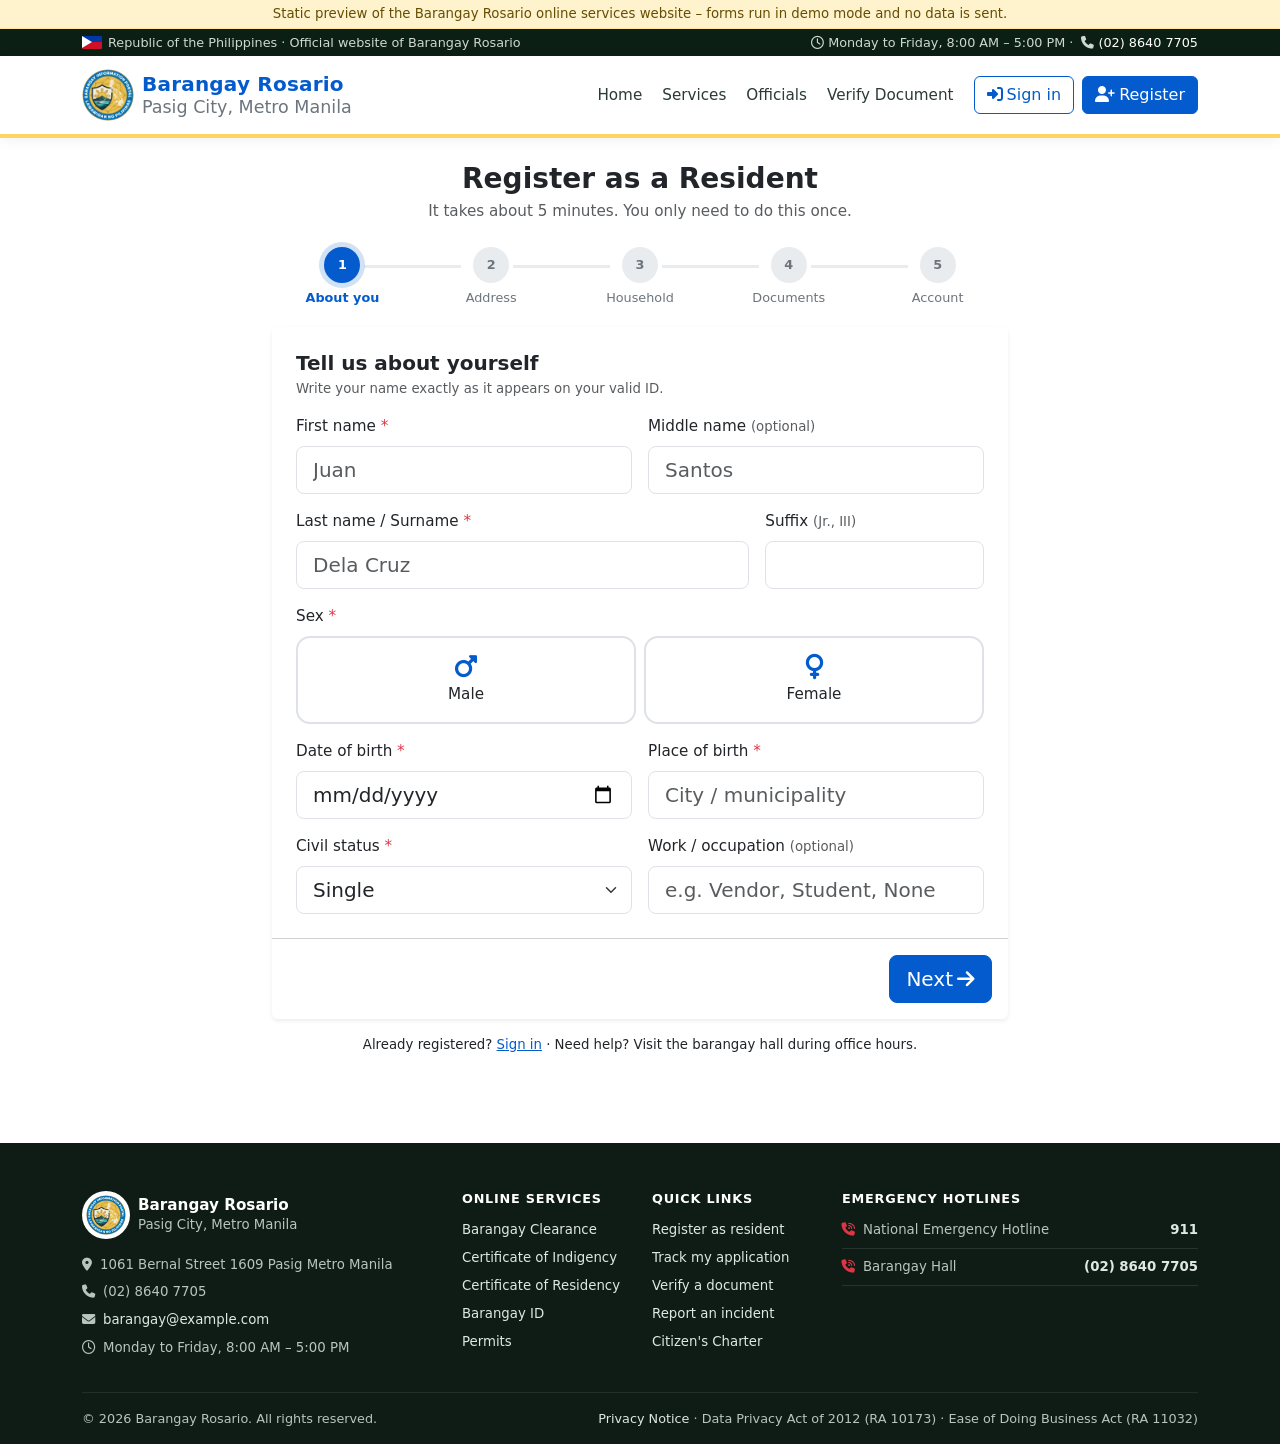
<file: register.html>
<!doctype html>
<html lang="en">
<head>
<meta charset="utf-8">
<meta name="viewport" content="width=device-width, initial-scale=1">
<meta name="base-url" content="/">
<title>Resident Registration · Barangay Rosario</title>
<link rel="icon" href="media/branding/2026/11/1ac3677060c85ef828d397fabf96b889.png">
<link rel="stylesheet" href="assets/vendor/bootstrap/css/bootstrap.min.css">
<link rel="stylesheet" href="assets/vendor/fontawesome/css/all.min.css">
<link rel="stylesheet" href="assets/vendor/datatables/css/dataTables.bootstrap5.min.css">
<link rel="stylesheet" href="assets/vendor/datatables/css/responsive.bootstrap5.min.css">
<link rel="stylesheet" href="assets/vendor/datatables/css/buttons.bootstrap5.min.css">
<link rel="stylesheet" href="assets/css/app.css">
<style>
:root{--brand:#045bcd;--brand-rgb:4,91,205;--brand-accent:#fed462;--brand-accent-rgb:254,212,98;--bs-primary:#045bcd;--bs-primary-rgb:4,91,205;--bs-link-color:#045bcd;--bs-link-color-rgb:4,91,205;}
</style>
</head>
<body class="layout-public d-flex flex-column min-vh-100">
<div class="demo-ribbon text-center small py-1">Static preview of the Barangay Rosario online services website – forms run in demo mode and no data is sent.</div>
<a class="visually-hidden-focusable position-absolute p-2 bg-white" href="#main">Skip to main content</a>

<div class="gov-bar py-1">
    <div class="container d-flex flex-wrap justify-content-between gap-2">
        <span><span class="ph-flag" aria-hidden="true"></span>Republic of the Philippines · Official website of Barangay Rosario</span>
        <span class="d-none d-md-inline">
            <i class="fa-regular fa-clock me-1"></i>Monday to Friday, 8:00 AM – 5:00 PM             · <i class="fa-solid fa-phone ms-1 me-1"></i><a href="tel:0286407705">(02) 8640 7705</a>        </span>
    </div>
</div>

<nav class="navbar navbar-expand-lg navbar-gov sticky-top">
    <div class="container">
        <a class="navbar-brand d-flex align-items-center gap-2" href="index.html">
            <img src="media/branding/2026/11/1ac3677060c85ef828d397fabf96b889.png" alt="Barangay Rosario seal" width="52" height="52" class="rounded-circle">
            <span class="lh-sm">
                <span class="d-block brgy">Barangay Rosario</span>
                <small class="d-block">Pasig City, Metro Manila</small>
            </span>
        </a>
        <button class="navbar-toggler" type="button" data-bs-toggle="collapse" data-bs-target="#nav" aria-controls="nav" aria-expanded="false" aria-label="Open menu">
            <span class="navbar-toggler-icon"></span>
        </button>
        <div class="collapse navbar-collapse" id="nav">
            <ul class="navbar-nav ms-auto align-items-lg-center gap-lg-1">
                <li class="nav-item"><a class="nav-link" href="index.html">Home</a></li>
                <li class="nav-item"><a class="nav-link" href="services.html">Services</a></li>
                <li class="nav-item"><a class="nav-link" href="officials.html">Officials</a></li>
                <li class="nav-item"><a class="nav-link" href="verify.html">Verify Document</a></li>
                                    <li class="nav-item ms-lg-2"><a class="btn btn-outline-primary" href="login.html"><i class="fa-solid fa-right-to-bracket me-1"></i>Sign in</a></li>
                    <li class="nav-item ms-lg-1 mt-2 mt-lg-0"><a class="btn btn-primary" href="register.html"><i class="fa-solid fa-user-plus me-1"></i>Register</a></li>
                            </ul>
        </div>
    </div>
</nav>

<main id="main" class="flex-grow-1">
                    <div class="container py-4">
                        <div class="row justify-content-center">
<div class="col-lg-9 col-xl-8">
    <div class="text-center mb-4">
        <h1 class="h3 fw-bold mb-1">Register as a Resident</h1>
        <p class="text-body-secondary mb-0">It takes about 5 minutes. You only need to do this once.</p>
    </div>

    <form method="post" action="register.html" enctype="multipart/form-data" data-wizard novalidate>
                <ol class="wizard-steps">
            <li>About you</li>
            <li>Address</li>
            <li>Household</li>
            <li>Documents</li>
            <li>Account</li>
        </ol>

        <div class="card shadow-sm"><div class="card-body p-4">

        <!-- STEP 1 -->
        <div class="wizard-pane">
            <h2 class="h5 fw-bold mb-1">Tell us about yourself</h2>
            <p class="small text-body-secondary mb-3">Write your name exactly as it appears on your valid ID.</p>
            <div class="row g-3">
                <div class="col-md-6"><label class="form-label required" for="first_name">First name</label><input class="form-control form-control-lg" id="first_name" name="first_name" value="" placeholder="Juan" required></div>
                <div class="col-md-6"><label class="form-label" for="middle_name">Middle name <small class="text-body-secondary">(optional)</small></label><input class="form-control form-control-lg" id="middle_name" name="middle_name" value="" placeholder="Santos"></div>
                <div class="col-md-8"><label class="form-label required" for="last_name">Last name / Surname</label><input class="form-control form-control-lg" id="last_name" name="last_name" value="" placeholder="Dela Cruz" required></div>
                <div class="col-md-4"><label class="form-label" for="suffix">Suffix <small class="text-body-secondary">(Jr., III)</small></label><input class="form-control form-control-lg" id="suffix" name="suffix" value=""></div>
                <div class="col-12">
                    <label class="form-label required d-block">Sex</label>
                    <div class="row g-2">
                        <div class="col-6"><input type="radio" class="btn-check" name="sex" id="sex_m" value="male" required><label class="big-choice text-center" for="sex_m"><i class="fa-solid fa-mars d-block mb-1"></i><span data-label>Male</span></label></div>
                        <div class="col-6"><input type="radio" class="btn-check" name="sex" id="sex_f" value="female"><label class="big-choice text-center" for="sex_f"><i class="fa-solid fa-venus d-block mb-1"></i><span data-label>Female</span></label></div>
                    </div>
                                    </div>
                <div class="col-md-6"><label class="form-label required" for="birthdate">Date of birth</label><input type="date" class="form-control form-control-lg" id="birthdate" name="birthdate" value="" max="2026-11-21" required></div>
                <div class="col-md-6"><label class="form-label required" for="birthplace">Place of birth</label><input class="form-control form-control-lg" id="birthplace" name="birthplace" value="" placeholder="City / municipality" required></div>
                <div class="col-md-6"><label class="form-label required" for="civil_status">Civil status</label><select class="form-select form-select-lg" id="civil_status" name="civil_status" required><option value="single" selected>Single</option><option value="married">Married</option><option value="widowed">Widowed</option><option value="separated">Separated</option><option value="annulled">Annulled</option></select></div>
                <div class="col-md-6"><label class="form-label" for="occupation">Work / occupation <small class="text-body-secondary">(optional)</small></label><input class="form-control form-control-lg" id="occupation" name="occupation" value="" placeholder="e.g. Vendor, Student, None"></div>
            </div>
        </div>

        <!-- STEP 2 -->
        <div class="wizard-pane">
            <h2 class="h5 fw-bold mb-1">Where do you live, and how can we reach you?</h2>
            <p class="small text-body-secondary mb-3">We will send updates about your requests here.</p>
            <div class="row g-3">
                <div class="col-md-6"><label class="form-label required" for="mobile">Mobile number</label>
                    <div class="input-group input-group-lg"><span class="input-group-text"><i class="fa-solid fa-mobile-screen"></i></span><input class="form-control" id="mobile" name="mobile" value="" placeholder="09XXXXXXXXX" inputmode="tel" pattern="(09|\+639)\d{9}" required></div>
                    <div class="form-text">11 digits, starting with 09.</div></div>
                <div class="col-md-6"><label class="form-label required" for="email">Email address</label>
                    <div class="input-group input-group-lg"><span class="input-group-text"><i class="fa-solid fa-envelope"></i></span><input type="email" class="form-control" id="email" name="email" value="" placeholder="juan@email.com" required></div>
                    <div class="form-text">Your verification code will be sent here.</div></div>
                <div class="col-md-5"><label class="form-label required" for="purok_id">Purok / Zone</label><select class="form-select form-select-lg" id="purok_id" name="purok_id" required><option value="">— Choose —</option><option value="1">Purok 1</option><option value="2">Purok 2</option><option value="3">Purok 3</option><option value="4">Purok 4</option><option value="5">Purok 5</option><option value="6">Purok 6</option><option value="7">Purok 7</option></select></div>
                <div class="col-md-7"><label class="form-label required" for="address_line">House no. and street</label><input class="form-control form-control-lg" id="address_line" name="address_line" value="" placeholder="e.g. 12 Rizal St." required></div>
                <div class="col-md-6"><label class="form-label" for="residency_since">Living here since <small class="text-body-secondary">(optional)</small></label><input type="date" class="form-control form-control-lg" id="residency_since" name="residency_since" value="" max="2026-11-21"><div class="form-text">An approximate date is fine.</div></div>
            </div>
        </div>

        <!-- STEP 3 -->
        <div class="wizard-pane">
            <h2 class="h5 fw-bold mb-1">Your household</h2>
            <p class="small text-body-secondary mb-3">A household is everyone who lives and eats together in one home.</p>
            <div class="row g-2 mb-3">
                <div class="col-md-6"><input type="radio" class="btn-check" name="is_head" id="head_yes" value="1" checked><label class="big-choice" for="head_yes"><i class="fa-solid fa-house-user me-2"></i><strong data-label>I am the head of the household</strong><br><small class="text-body-secondary">You can list the people living with you.</small></label></div>
                <div class="col-md-6"><input type="radio" class="btn-check" name="is_head" id="head_no" value="0"><label class="big-choice" for="head_no"><i class="fa-solid fa-people-roof me-2"></i><strong data-label>Someone else is the head</strong><br><small class="text-body-secondary">e.g. your parent or spouse.</small></label></div>
            </div>
            <div data-show-when="is_head=0">
                <label class="form-label" for="household_head_name">Name of the household head</label>
                <input class="form-control form-control-lg" id="household_head_name" name="household_head_name" value="" placeholder="Full name">
            </div>
            <div data-show-when="is_head=1">
                <div id="members" data-repeater>
                    <label class="form-label">People living with you <small class="text-body-secondary">(optional – you can skip this)</small></label>
                    <div data-repeater-list></div>
                    <template>
                        <div class="border rounded-3 p-2 mb-2 bg-body-tertiary" data-repeater-item>
                            <div class="row g-2 align-items-end">
                                <div class="col-md-4"><label class="form-label small mb-0">First name</label><input class="form-control" name="members[__INDEX__][first_name]"></div>
                                <div class="col-md-4"><label class="form-label small mb-0">Last name</label><input class="form-control" name="members[__INDEX__][last_name]"></div>
                                <div class="col-md-4"><label class="form-label small mb-0">Birthdate</label><input type="date" class="form-control" name="members[__INDEX__][birthdate]"></div>
                                <div class="col-md-4"><label class="form-label small mb-0">Sex</label><select class="form-select" name="members[__INDEX__][sex]"><option value="male">Male</option><option value="female">Female</option></select></div>
                                <div class="col-md-5"><label class="form-label small mb-0">Relationship to you</label><select class="form-select" name="members[__INDEX__][relationship]"><option value="Spouse">Spouse</option><option value="Son">Son</option><option value="Daughter">Daughter</option><option value="Father">Father</option><option value="Mother">Mother</option><option value="Brother">Brother</option><option value="Sister">Sister</option><option value="Grandchild">Grandchild</option><option value="Grandparent">Grandparent</option><option value="In-law">In-law</option><option value="Relative">Relative</option><option value="Boarder">Boarder</option><option value="Helper">Helper</option><option value="Other">Other</option></select></div>
                                <div class="col-md-3"><button type="button" class="btn btn-outline-danger w-100" data-repeater-remove><i class="fa-solid fa-trash me-1"></i>Remove</button></div>
                            </div>
                        </div>
                    </template>
                    <button type="button" class="btn btn-outline-primary" data-repeater-add="#members"><i class="fa-solid fa-user-plus me-1"></i>Add a household member</button>
                </div>
            </div>
        </div>

        <!-- STEP 4 -->
        <div class="wizard-pane">
            <h2 class="h5 fw-bold mb-1">Upload your documents</h2>
            <p class="small text-body-secondary mb-3">Take a clear photo with your phone. Make sure all text is readable and nothing is cut off.</p>
            <div class="row g-3">
                <div class="col-md-6">
                    <label class="form-label required">Proof that you live here</label>
                    <div class="upload-drop">
                        <i class="fa-solid fa-id-card fa-2x text-brand mb-2"></i>
                        <p class="small mb-2">A valid ID showing your address, a utility bill (electric / water), or a lease contract.</p>
                        <input type="file" class="form-control" name="proof" accept="image/*,application/pdf" data-preview="#proofPreview" required>
                        <img id="proofPreview" class="preview mx-auto" alt="">
                                            </div>
                </div>
                <div class="col-md-6">
                    <label class="form-label">Your photo <small class="text-body-secondary">(optional)</small></label>
                    <div class="upload-drop">
                        <i class="fa-solid fa-camera fa-2x text-brand mb-2"></i>
                        <p class="small mb-2">A clear photo of your face, plain background. Used for your Barangay ID.</p>
                        <input type="file" class="form-control" name="photo" accept="image/*" capture="user" data-preview="#photoPreview">
                        <img id="photoPreview" class="preview mx-auto" alt="">
                    </div>
                </div>
                <div class="col-12"><div class="tip"><i class="fa-solid fa-lock me-1"></i>Your documents are stored privately and seen only by authorized barangay staff.</div></div>
            </div>
        </div>

        <!-- STEP 5 -->
        <div class="wizard-pane">
            <h2 class="h5 fw-bold mb-1">Create your account</h2>
            <p class="small text-body-secondary mb-3">You will use this to sign in and check your requests.</p>
            <div class="row g-3">
                <div class="col-md-12"><label class="form-label required" for="username">Username</label><input class="form-control form-control-lg" id="username" name="username" value="" autocomplete="username" pattern="[A-Za-z0-9_.\-]{4,60}" placeholder="e.g. juandelacruz" required><div class="form-text">At least 4 letters or numbers, no spaces.</div></div>
                <div class="col-md-6"><label class="form-label required" for="password">Password</label>
                    <div class="input-group input-group-lg"><input type="password" class="form-control" id="password" name="password" autocomplete="new-password" minlength="10" required><button class="btn btn-outline-secondary" type="button" data-toggle-password="#password" aria-label="Show password"><i class="fa-solid fa-eye"></i></button></div>
                    <div class="form-text">At least 10 characters, with letters and numbers.</div></div>
                <div class="col-md-6"><label class="form-label required" for="password_confirmation">Type the password again</label>
                    <div class="input-group input-group-lg"><input type="password" class="form-control" id="password_confirmation" name="password_confirmation" autocomplete="new-password" minlength="10" required><button class="btn btn-outline-secondary" type="button" data-toggle-password="#password_confirmation" aria-label="Show password"><i class="fa-solid fa-eye"></i></button></div></div>

                <div class="col-12">
                    <div class="border rounded-3 p-3 bg-body-tertiary">
                        <div class="fw-bold mb-2"><i class="fa-solid fa-list-check text-brand me-1"></i>Please check your details</div>
                        <div class="row small g-1">
                            <div class="col-sm-4 text-body-secondary">Name</div><div class="col-sm-8"><span data-review-for="first_name"></span> <span data-review-for="last_name"></span></div>
                            <div class="col-sm-4 text-body-secondary">Birthdate</div><div class="col-sm-8" data-review-for="birthdate"></div>
                            <div class="col-sm-4 text-body-secondary">Mobile</div><div class="col-sm-8" data-review-for="mobile"></div>
                            <div class="col-sm-4 text-body-secondary">Email</div><div class="col-sm-8" data-review-for="email"></div>
                            <div class="col-sm-4 text-body-secondary">Purok</div><div class="col-sm-8" data-review-for="purok_id"></div>
                            <div class="col-sm-4 text-body-secondary">Address</div><div class="col-sm-8" data-review-for="address_line"></div>
                            <div class="col-sm-4 text-body-secondary">Proof of residency</div><div class="col-sm-8" data-review-for="proof"></div>
                        </div>
                    </div>
                </div>
                <div class="col-12">
                    <div class="form-check p-3 border rounded-3">
                        <input class="form-check-input ms-0 me-2" type="checkbox" name="consent" value="1" id="consent" required>
                        <label class="form-check-label" for="consent">I have read the <a href="privacy.html" target="_blank">Privacy Notice</a>. I agree that Barangay Rosario may collect and use my information for barangay services, as allowed by the Data Privacy Act of 2012.</label>
                                            </div>
                </div>
            </div>
        </div>

        </div>
        <div class="card-footer bg-transparent d-flex justify-content-between p-3">
            <button type="button" class="btn btn-outline-secondary btn-lg" data-wizard-prev><i class="fa-solid fa-arrow-left me-1"></i>Back</button>
            <div>
                <button type="button" class="btn btn-primary btn-lg wizard-next-btn" data-wizard-next>Next<i class="fa-solid fa-arrow-right ms-1"></i></button>
                <button class="btn btn-accent btn-lg wizard-submit-btn"><i class="fa-solid fa-paper-plane me-1"></i>Submit registration</button>
            </div>
        </div>
        </div>
    </form>
    <p class="text-center small mt-3">Already registered? <a href="login.html">Sign in</a> · Need help? Visit the barangay hall during office hours.</p>
</div>
</div>
        </div>
    </main>

<footer class="footer-gov pt-5 mt-5">
    <div class="container">
        <div class="row g-4">
            <div class="col-lg-4">
                <div class="d-flex align-items-center gap-2 mb-3">
                    <img src="media/branding/2026/11/1ac3677060c85ef828d397fabf96b889.png" alt="" width="48" height="48" class="rounded-circle bg-white p-1">
                    <div class="lh-sm"><strong class="text-white">Barangay Rosario</strong><br><small>Pasig City, Metro Manila</small></div>
                </div>
                <p class="small mb-2"><i class="fa-solid fa-location-dot me-2"></i>1061 Bernal Street 1609 Pasig Metro Manila</p>
                <p class="small mb-2"><i class="fa-solid fa-phone me-2"></i>(02) 8640 7705</p>                <p class="small mb-2"><i class="fa-solid fa-envelope me-2"></i><a href="mailto:barangay@example.com">barangay@example.com</a></p>                <p class="small mb-0"><i class="fa-regular fa-clock me-2"></i>Monday to Friday, 8:00 AM – 5:00 PM</p>
            </div>
            <div class="col-6 col-lg-2">
                <h6>Online services</h6>
                <ul class="list-unstyled small">
                    <li class="mb-2"><a href="register.html">Barangay Clearance</a></li>
                    <li class="mb-2"><a href="register.html">Certificate of Indigency</a></li>
                    <li class="mb-2"><a href="register.html">Certificate of Residency</a></li>
                    <li class="mb-2"><a href="register.html">Barangay ID</a></li>
                    <li class="mb-2"><a href="register.html">Permits</a></li>
                </ul>
            </div>
            <div class="col-6 col-lg-2">
                <h6>Quick links</h6>
                <ul class="list-unstyled small">
                    <li class="mb-2"><a href="register.html">Register as resident</a></li>
                    <li class="mb-2"><a href="login.html">Track my application</a></li>
                    <li class="mb-2"><a href="verify.html">Verify a document</a></li>
                    <li class="mb-2"><a href="login.html">Report an incident</a></li>
                    <li class="mb-2"><a href="services.html">Citizen's Charter</a></li>
                </ul>
            </div>
            <div class="col-lg-4">
                <h6>Emergency hotlines</h6>
                <ul class="list-unstyled small">
                                            <li class="mb-2 d-flex justify-content-between border-bottom border-white border-opacity-10 pb-2"><span><i class="fa-solid fa-phone-volume me-2 text-danger"></i>National Emergency Hotline</span><a href="tel:911"><strong>911</strong></a></li>
                                            <li class="mb-2 d-flex justify-content-between border-bottom border-white border-opacity-10 pb-2"><span><i class="fa-solid fa-phone-volume me-2 text-danger"></i>Barangay Hall</span><a href="tel:0286407705"><strong>(02) 8640 7705</strong></a></li>
                                    </ul>
            </div>
        </div>
        <div class="footer-bottom d-flex flex-column flex-md-row justify-content-between gap-2 py-3 mt-4">
            <span>&copy; 2026 Barangay Rosario. All rights reserved.</span>
            <span><a href="privacy.html">Privacy Notice</a> · Data Privacy Act of 2012 (RA 10173) · Ease of Doing Business Act (RA 11032)</span>
        </div>
    </div>
</footer>
<script src="assets/vendor/jquery/jquery.min.js"></script>
<script src="assets/vendor/bootstrap/js/bootstrap.bundle.min.js"></script>
<script src="assets/vendor/datatables/js/dataTables.min.js"></script>
<script src="assets/vendor/datatables/js/dataTables.bootstrap5.min.js"></script>
<script src="assets/vendor/datatables/js/dataTables.responsive.min.js"></script>
<script src="assets/vendor/datatables/js/responsive.bootstrap5.min.js"></script>
<script src="assets/vendor/jszip/jszip.min.js"></script>
<script src="assets/vendor/datatables/js/dataTables.buttons.min.js"></script>
<script src="assets/vendor/datatables/js/buttons.bootstrap5.min.js"></script>
<script src="assets/vendor/datatables/js/buttons.html5.min.js"></script>
<script src="assets/vendor/datatables/js/buttons.print.min.js"></script>
<script src="assets/vendor/qrcode/qrcode.js"></script>
<script src="assets/js/app.js"></script>
<script src="assets/js/demo.js"></script>
</body>
</html>
</file>
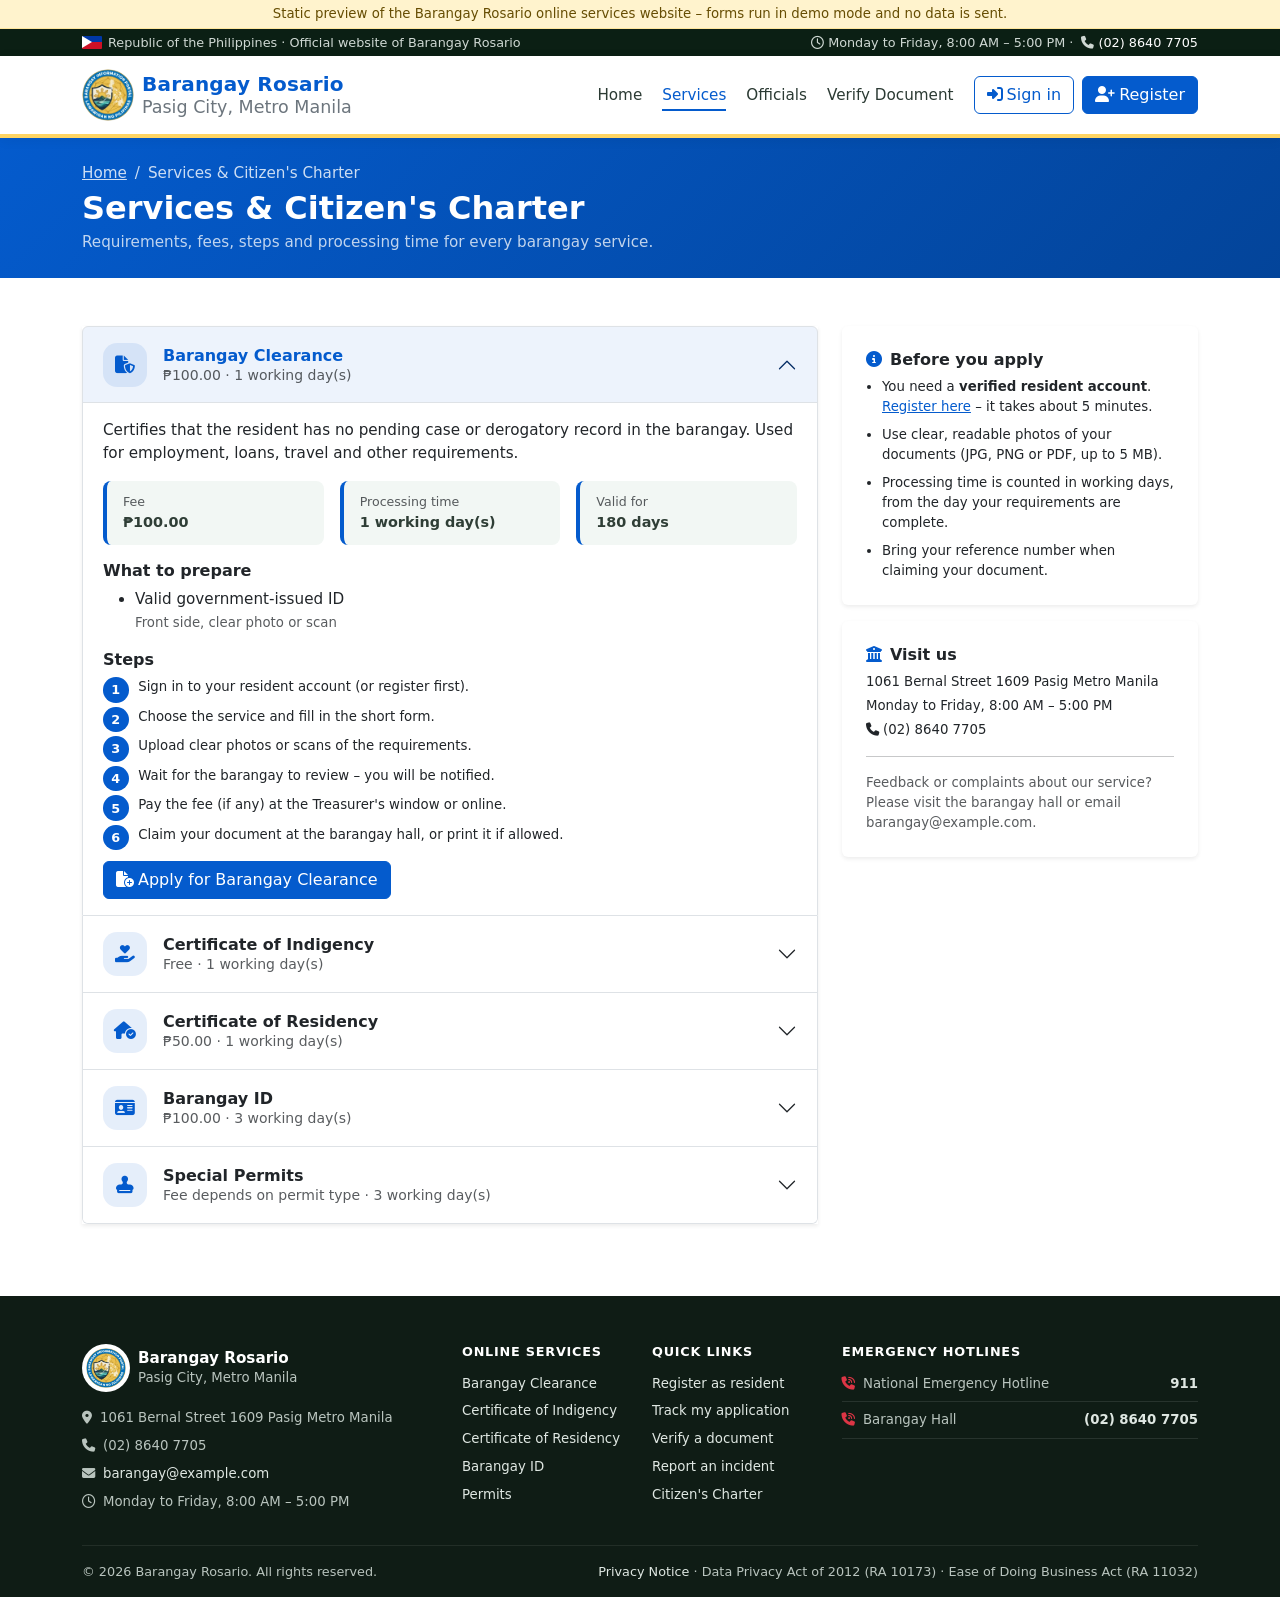
<file: services.html>
<!doctype html>
<html lang="en">
<head>
<meta charset="utf-8">
<meta name="viewport" content="width=device-width, initial-scale=1">
<meta name="base-url" content="/">
<title>Services &amp; Citizen&#039;s Charter · Barangay Rosario</title>
<link rel="icon" href="media/branding/2026/11/1ac3677060c85ef828d397fabf96b889.png">
<link rel="stylesheet" href="assets/vendor/bootstrap/css/bootstrap.min.css">
<link rel="stylesheet" href="assets/vendor/fontawesome/css/all.min.css">
<link rel="stylesheet" href="assets/vendor/datatables/css/dataTables.bootstrap5.min.css">
<link rel="stylesheet" href="assets/vendor/datatables/css/responsive.bootstrap5.min.css">
<link rel="stylesheet" href="assets/vendor/datatables/css/buttons.bootstrap5.min.css">
<link rel="stylesheet" href="assets/css/app.css">
<style>
:root{--brand:#045bcd;--brand-rgb:4,91,205;--brand-accent:#fed462;--brand-accent-rgb:254,212,98;--bs-primary:#045bcd;--bs-primary-rgb:4,91,205;--bs-link-color:#045bcd;--bs-link-color-rgb:4,91,205;}
</style>
</head>
<body class="layout-public d-flex flex-column min-vh-100">
<div class="demo-ribbon text-center small py-1">Static preview of the Barangay Rosario online services website – forms run in demo mode and no data is sent.</div>
<a class="visually-hidden-focusable position-absolute p-2 bg-white" href="#main">Skip to main content</a>

<div class="gov-bar py-1">
    <div class="container d-flex flex-wrap justify-content-between gap-2">
        <span><span class="ph-flag" aria-hidden="true"></span>Republic of the Philippines · Official website of Barangay Rosario</span>
        <span class="d-none d-md-inline">
            <i class="fa-regular fa-clock me-1"></i>Monday to Friday, 8:00 AM – 5:00 PM             · <i class="fa-solid fa-phone ms-1 me-1"></i><a href="tel:0286407705">(02) 8640 7705</a>        </span>
    </div>
</div>

<nav class="navbar navbar-expand-lg navbar-gov sticky-top">
    <div class="container">
        <a class="navbar-brand d-flex align-items-center gap-2" href="index.html">
            <img src="media/branding/2026/11/1ac3677060c85ef828d397fabf96b889.png" alt="Barangay Rosario seal" width="52" height="52" class="rounded-circle">
            <span class="lh-sm">
                <span class="d-block brgy">Barangay Rosario</span>
                <small class="d-block">Pasig City, Metro Manila</small>
            </span>
        </a>
        <button class="navbar-toggler" type="button" data-bs-toggle="collapse" data-bs-target="#nav" aria-controls="nav" aria-expanded="false" aria-label="Open menu">
            <span class="navbar-toggler-icon"></span>
        </button>
        <div class="collapse navbar-collapse" id="nav">
            <ul class="navbar-nav ms-auto align-items-lg-center gap-lg-1">
                <li class="nav-item"><a class="nav-link" href="index.html">Home</a></li>
                <li class="nav-item"><a class="nav-link active" href="services.html">Services</a></li>
                <li class="nav-item"><a class="nav-link" href="officials.html">Officials</a></li>
                <li class="nav-item"><a class="nav-link" href="verify.html">Verify Document</a></li>
                                    <li class="nav-item ms-lg-2"><a class="btn btn-outline-primary" href="login.html"><i class="fa-solid fa-right-to-bracket me-1"></i>Sign in</a></li>
                    <li class="nav-item ms-lg-1 mt-2 mt-lg-0"><a class="btn btn-primary" href="register.html"><i class="fa-solid fa-user-plus me-1"></i>Register</a></li>
                            </ul>
        </div>
    </div>
</nav>

<main id="main" class="flex-grow-1">
                    <section class="page-hero py-4 mb-4">
            <div class="container">
                <nav aria-label="breadcrumb"><ol class="breadcrumb small mb-1"><li class="breadcrumb-item"><a href="index.html">Home</a></li><li class="breadcrumb-item active">Services &amp; Citizen&#039;s Charter</li></ol></nav>
                <h1 class="h2 fw-bold mb-1">Services &amp; Citizen&#039;s Charter</h1>
                <p class="mb-0 opacity-75">Requirements, fees, steps and processing time for every barangay service.</p>            </div>
        </section>
                <div class="container py-4">
                        <div class="row g-4">
<div class="col-lg-8">
    <div class="accordion charter-card shadow-sm" id="charter">
            <div class="accordion-item" data-reveal style="--reveal-delay:0s">
            <h2 class="accordion-header">
                <button class="accordion-button" type="button" data-bs-toggle="collapse" data-bs-target="#svc1">
                    <span class="service-icon me-3" style="width:44px;height:44px;font-size:1.1rem"><i class="fa-solid fa-file-shield"></i></span>
                    <span><strong>Barangay Clearance</strong><br><small class="text-body-secondary">
                        ₱100.00 · 1 working day(s)</small></span>
                </button>
            </h2>
            <div id="svc1" class="accordion-collapse collapse show" data-bs-parent="#charter">
                <div class="accordion-body">
                    <p>Certifies that the resident has no pending case or derogatory record in the barangay. Used for employment, loans, travel and other requirements.</p>
                    <div class="row g-3 mb-3">
                        <div class="col-sm-4"><div class="tip h-100"><div class="small text-body-secondary">Fee</div><strong>₱100.00</strong></div></div>
                        <div class="col-sm-4"><div class="tip h-100"><div class="small text-body-secondary">Processing time</div><strong>1 working day(s)</strong></div></div>
                        <div class="col-sm-4"><div class="tip h-100"><div class="small text-body-secondary">Valid for</div><strong>180 days</strong></div></div>
                    </div>
                                            <h3 class="h6 fw-bold">What to prepare</h3>
                        <ul class="mb-3">
                                                            <li>Valid government-issued ID<br><small class="text-body-secondary">Front side, clear photo or scan</small></li>
                                                                                </ul>
                                        <h3 class="h6 fw-bold">Steps</h3>
                    <ol class="charter-steps small mb-3"><li>Sign in to your resident account (or register first).</li><li>Choose the service and fill in the short form.</li><li>Upload clear photos or scans of the requirements.</li><li>Wait for the barangay to review – you will be notified.</li><li>Pay the fee (if any) at the Treasurer&#039;s window or online.</li><li>Claim your document at the barangay hall, or print it if allowed.</li></ol>
                    <a class="btn btn-primary" href="register.html"><i class="fa-solid fa-file-circle-plus me-1"></i>Apply for Barangay Clearance</a>
                </div>
            </div>
        </div>
            <div class="accordion-item" data-reveal style="--reveal-delay:0.05s">
            <h2 class="accordion-header">
                <button class="accordion-button collapsed" type="button" data-bs-toggle="collapse" data-bs-target="#svc2">
                    <span class="service-icon me-3" style="width:44px;height:44px;font-size:1.1rem"><i class="fa-solid fa-hand-holding-heart"></i></span>
                    <span><strong>Certificate of Indigency</strong><br><small class="text-body-secondary">
                        Free · 1 working day(s)</small></span>
                </button>
            </h2>
            <div id="svc2" class="accordion-collapse collapse" data-bs-parent="#charter">
                <div class="accordion-body">
                    <p>Certifies that the resident belongs to an indigent family, for medical, burial, educational or legal assistance.</p>
                    <div class="row g-3 mb-3">
                        <div class="col-sm-4"><div class="tip h-100"><div class="small text-body-secondary">Fee</div><strong>Free</strong></div></div>
                        <div class="col-sm-4"><div class="tip h-100"><div class="small text-body-secondary">Processing time</div><strong>1 working day(s)</strong></div></div>
                        <div class="col-sm-4"><div class="tip h-100"><div class="small text-body-secondary">Valid for</div><strong>90 days</strong></div></div>
                    </div>
                                            <h3 class="h6 fw-bold">What to prepare</h3>
                        <ul class="mb-3">
                                                            <li>Valid government-issued ID<br><small class="text-body-secondary">Front side, clear photo or scan</small></li>
                                                            <li>Supporting document for the purpose <em class="text-body-secondary">(optional)</em><br><small class="text-body-secondary">e.g. hospital bill, school letter, request letter</small></li>
                                                                                </ul>
                                        <h3 class="h6 fw-bold">Steps</h3>
                    <ol class="charter-steps small mb-3"><li>Sign in to your resident account (or register first).</li><li>Choose the service and fill in the short form.</li><li>Upload clear photos or scans of the requirements.</li><li>Wait for the barangay to review – you will be notified.</li><li>Pay the fee (if any) at the Treasurer&#039;s window or online.</li><li>Claim your document at the barangay hall, or print it if allowed.</li></ol>
                    <a class="btn btn-primary" href="register.html"><i class="fa-solid fa-file-circle-plus me-1"></i>Apply for Certificate of Indigency</a>
                </div>
            </div>
        </div>
            <div class="accordion-item" data-reveal style="--reveal-delay:0.1s">
            <h2 class="accordion-header">
                <button class="accordion-button collapsed" type="button" data-bs-toggle="collapse" data-bs-target="#svc3">
                    <span class="service-icon me-3" style="width:44px;height:44px;font-size:1.1rem"><i class="fa-solid fa-house-circle-check"></i></span>
                    <span><strong>Certificate of Residency</strong><br><small class="text-body-secondary">
                        ₱50.00 · 1 working day(s)</small></span>
                </button>
            </h2>
            <div id="svc3" class="accordion-collapse collapse" data-bs-parent="#charter">
                <div class="accordion-body">
                    <p>Certifies that the applicant is a bona fide resident of the barangay.</p>
                    <div class="row g-3 mb-3">
                        <div class="col-sm-4"><div class="tip h-100"><div class="small text-body-secondary">Fee</div><strong>₱50.00</strong></div></div>
                        <div class="col-sm-4"><div class="tip h-100"><div class="small text-body-secondary">Processing time</div><strong>1 working day(s)</strong></div></div>
                        <div class="col-sm-4"><div class="tip h-100"><div class="small text-body-secondary">Valid for</div><strong>180 days</strong></div></div>
                    </div>
                                            <h3 class="h6 fw-bold">What to prepare</h3>
                        <ul class="mb-3">
                                                            <li>Valid government-issued ID<br><small class="text-body-secondary">Front side, clear photo or scan</small></li>
                                                                                </ul>
                                        <h3 class="h6 fw-bold">Steps</h3>
                    <ol class="charter-steps small mb-3"><li>Sign in to your resident account (or register first).</li><li>Choose the service and fill in the short form.</li><li>Upload clear photos or scans of the requirements.</li><li>Wait for the barangay to review – you will be notified.</li><li>Pay the fee (if any) at the Treasurer&#039;s window or online.</li><li>Claim your document at the barangay hall, or print it if allowed.</li></ol>
                    <a class="btn btn-primary" href="register.html"><i class="fa-solid fa-file-circle-plus me-1"></i>Apply for Certificate of Residency</a>
                </div>
            </div>
        </div>
            <div class="accordion-item" data-reveal style="--reveal-delay:0.15s">
            <h2 class="accordion-header">
                <button class="accordion-button collapsed" type="button" data-bs-toggle="collapse" data-bs-target="#svc4">
                    <span class="service-icon me-3" style="width:44px;height:44px;font-size:1.1rem"><i class="fa-solid fa-id-card"></i></span>
                    <span><strong>Barangay ID</strong><br><small class="text-body-secondary">
                        ₱100.00 · 3 working day(s)</small></span>
                </button>
            </h2>
            <div id="svc4" class="accordion-collapse collapse" data-bs-parent="#charter">
                <div class="accordion-body">
                    <p>Official barangay identification card with QR verification.</p>
                    <div class="row g-3 mb-3">
                        <div class="col-sm-4"><div class="tip h-100"><div class="small text-body-secondary">Fee</div><strong>₱100.00</strong></div></div>
                        <div class="col-sm-4"><div class="tip h-100"><div class="small text-body-secondary">Processing time</div><strong>3 working day(s)</strong></div></div>
                        <div class="col-sm-4"><div class="tip h-100"><div class="small text-body-secondary">Valid for</div><strong>1095 days</strong></div></div>
                    </div>
                                            <h3 class="h6 fw-bold">What to prepare</h3>
                        <ul class="mb-3">
                                                            <li>Recent 2x2 ID photo<br><small class="text-body-secondary">White background, taken within the last 6 months</small></li>
                                                            <li>Valid government-issued ID or proof of residency</li>
                                                                                </ul>
                                        <h3 class="h6 fw-bold">Steps</h3>
                    <ol class="charter-steps small mb-3"><li>Sign in to your resident account (or register first).</li><li>Choose the service and fill in the short form.</li><li>Upload clear photos or scans of the requirements.</li><li>Wait for the barangay to review – you will be notified.</li><li>Pay the fee (if any) at the Treasurer&#039;s window or online.</li><li>Claim your document at the barangay hall, or print it if allowed.</li></ol>
                    <a class="btn btn-primary" href="register.html"><i class="fa-solid fa-file-circle-plus me-1"></i>Apply for Barangay ID</a>
                </div>
            </div>
        </div>
            <div class="accordion-item" data-reveal style="--reveal-delay:0.2s">
            <h2 class="accordion-header">
                <button class="accordion-button collapsed" type="button" data-bs-toggle="collapse" data-bs-target="#svc5">
                    <span class="service-icon me-3" style="width:44px;height:44px;font-size:1.1rem"><i class="fa-solid fa-stamp"></i></span>
                    <span><strong>Special Permits</strong><br><small class="text-body-secondary">
                        Fee depends on permit type · 3 working day(s)</small></span>
                </button>
            </h2>
            <div id="svc5" class="accordion-collapse collapse" data-bs-parent="#charter">
                <div class="accordion-body">
                    <p>Permits for events, business, construction, fiesta, motorcade and other activities.</p>
                    <div class="row g-3 mb-3">
                        <div class="col-sm-4"><div class="tip h-100"><div class="small text-body-secondary">Fee</div><strong>See permit list</strong></div></div>
                        <div class="col-sm-4"><div class="tip h-100"><div class="small text-body-secondary">Processing time</div><strong>3 working day(s)</strong></div></div>
                        <div class="col-sm-4"><div class="tip h-100"><div class="small text-body-secondary">Valid for</div><strong>—</strong></div></div>
                    </div>
                                            <h3 class="h6 fw-bold">Available permits</h3>
                        <div class="table-responsive mb-3"><table class="table table-sm align-middle">
                            <thead><tr><th>Permit</th><th>Fee</th><th>Days</th><th>Requirements</th></tr></thead><tbody>
                                                            <tr><td><strong>Barangay Business Clearance</strong><br><small class="text-body-secondary">Required before applying for or renewing a Mayor&#039;s / Business Permit.</small></td>
                                    <td class="text-nowrap">₱500.00</td><td>3</td>
                                    <td class="small">Letter of request, DTI / SEC registration or lease contract</td></tr>
                                                            <tr><td><strong>Construction / Renovation Permit</strong><br><small class="text-body-secondary">Barangay clearance for building, renovation, fencing or excavation works.</small></td>
                                    <td class="text-nowrap">₱1,000.00</td><td>5</td>
                                    <td class="small">Letter of request, Building plan / sketch</td></tr>
                                                            <tr><td><strong>Event Permit</strong><br><small class="text-body-secondary">Private or public gatherings held within the barangay.</small></td>
                                    <td class="text-nowrap">₱300.00</td><td>3</td>
                                    <td class="small">Letter of request</td></tr>
                                                            <tr><td><strong>Fiesta / Street Activity Permit</strong><br><small class="text-body-secondary">Fiesta celebrations, street parties and use of public roads.</small></td>
                                    <td class="text-nowrap">₱300.00</td><td>3</td>
                                    <td class="small">Letter of request</td></tr>
                                                            <tr><td><strong>Motorcade / Parade Permit</strong><br><small class="text-body-secondary">Motorcades, parades and processions passing through the barangay.</small></td>
                                    <td class="text-nowrap">₱300.00</td><td>3</td>
                                    <td class="small">Letter of request</td></tr>
                                                    </tbody></table></div>
                                        <h3 class="h6 fw-bold">Steps</h3>
                    <ol class="charter-steps small mb-3"><li>Sign in to your resident account (or register first).</li><li>Choose the service and fill in the short form.</li><li>Upload clear photos or scans of the requirements.</li><li>Wait for the barangay to review – you will be notified.</li><li>Pay the fee (if any) at the Treasurer&#039;s window or online.</li><li>Claim your document at the barangay hall, or print it if allowed.</li></ol>
                    <a class="btn btn-primary" href="register.html"><i class="fa-solid fa-file-circle-plus me-1"></i>Apply for Special Permits</a>
                </div>
            </div>
        </div>
        </div>
</div>
<div class="col-lg-4">
    <div class="card shadow-sm mb-3" data-reveal><div class="card-body p-4">
        <h2 class="h6 fw-bold"><i class="fa-solid fa-circle-info text-brand me-2"></i>Before you apply</h2>
        <ul class="small mb-0 ps-3">
            <li class="mb-2">You need a <strong>verified resident account</strong>. <a href="register.html">Register here</a> – it takes about 5 minutes.</li>
            <li class="mb-2">Use clear, readable photos of your documents (JPG, PNG or PDF, up to 5 MB).</li>
            <li class="mb-2">Processing time is counted in working days, from the day your requirements are complete.</li>
            <li>Bring your reference number when claiming your document.</li>
        </ul>
    </div></div>
    <div class="card shadow-sm" data-reveal style="--reveal-delay:.1s"><div class="card-body p-4">
        <h2 class="h6 fw-bold"><i class="fa-solid fa-building-columns text-brand me-2"></i>Visit us</h2>
        <p class="small mb-1">1061 Bernal Street 1609 Pasig Metro Manila</p>
        <p class="small mb-1">Monday to Friday, 8:00 AM – 5:00 PM</p>
        <p class="small mb-0"><i class="fa-solid fa-phone me-1"></i>(02) 8640 7705</p>        <hr>
        <p class="small text-body-secondary mb-0">Feedback or complaints about our service? Please visit the barangay hall or email barangay@example.com.</p>
    </div></div>
</div>
</div>
        </div>
    </main>

<footer class="footer-gov pt-5 mt-5">
    <div class="container">
        <div class="row g-4">
            <div class="col-lg-4">
                <div class="d-flex align-items-center gap-2 mb-3">
                    <img src="media/branding/2026/11/1ac3677060c85ef828d397fabf96b889.png" alt="" width="48" height="48" class="rounded-circle bg-white p-1">
                    <div class="lh-sm"><strong class="text-white">Barangay Rosario</strong><br><small>Pasig City, Metro Manila</small></div>
                </div>
                <p class="small mb-2"><i class="fa-solid fa-location-dot me-2"></i>1061 Bernal Street 1609 Pasig Metro Manila</p>
                <p class="small mb-2"><i class="fa-solid fa-phone me-2"></i>(02) 8640 7705</p>                <p class="small mb-2"><i class="fa-solid fa-envelope me-2"></i><a href="mailto:barangay@example.com">barangay@example.com</a></p>                <p class="small mb-0"><i class="fa-regular fa-clock me-2"></i>Monday to Friday, 8:00 AM – 5:00 PM</p>
            </div>
            <div class="col-6 col-lg-2">
                <h6>Online services</h6>
                <ul class="list-unstyled small">
                    <li class="mb-2"><a href="register.html">Barangay Clearance</a></li>
                    <li class="mb-2"><a href="register.html">Certificate of Indigency</a></li>
                    <li class="mb-2"><a href="register.html">Certificate of Residency</a></li>
                    <li class="mb-2"><a href="register.html">Barangay ID</a></li>
                    <li class="mb-2"><a href="register.html">Permits</a></li>
                </ul>
            </div>
            <div class="col-6 col-lg-2">
                <h6>Quick links</h6>
                <ul class="list-unstyled small">
                    <li class="mb-2"><a href="register.html">Register as resident</a></li>
                    <li class="mb-2"><a href="login.html">Track my application</a></li>
                    <li class="mb-2"><a href="verify.html">Verify a document</a></li>
                    <li class="mb-2"><a href="login.html">Report an incident</a></li>
                    <li class="mb-2"><a href="services.html">Citizen's Charter</a></li>
                </ul>
            </div>
            <div class="col-lg-4">
                <h6>Emergency hotlines</h6>
                <ul class="list-unstyled small">
                                            <li class="mb-2 d-flex justify-content-between border-bottom border-white border-opacity-10 pb-2"><span><i class="fa-solid fa-phone-volume me-2 text-danger"></i>National Emergency Hotline</span><a href="tel:911"><strong>911</strong></a></li>
                                            <li class="mb-2 d-flex justify-content-between border-bottom border-white border-opacity-10 pb-2"><span><i class="fa-solid fa-phone-volume me-2 text-danger"></i>Barangay Hall</span><a href="tel:0286407705"><strong>(02) 8640 7705</strong></a></li>
                                    </ul>
            </div>
        </div>
        <div class="footer-bottom d-flex flex-column flex-md-row justify-content-between gap-2 py-3 mt-4">
            <span>&copy; 2026 Barangay Rosario. All rights reserved.</span>
            <span><a href="privacy.html">Privacy Notice</a> · Data Privacy Act of 2012 (RA 10173) · Ease of Doing Business Act (RA 11032)</span>
        </div>
    </div>
</footer>
<script src="assets/vendor/jquery/jquery.min.js"></script>
<script src="assets/vendor/bootstrap/js/bootstrap.bundle.min.js"></script>
<script src="assets/vendor/datatables/js/dataTables.min.js"></script>
<script src="assets/vendor/datatables/js/dataTables.bootstrap5.min.js"></script>
<script src="assets/vendor/datatables/js/dataTables.responsive.min.js"></script>
<script src="assets/vendor/datatables/js/responsive.bootstrap5.min.js"></script>
<script src="assets/vendor/jszip/jszip.min.js"></script>
<script src="assets/vendor/datatables/js/dataTables.buttons.min.js"></script>
<script src="assets/vendor/datatables/js/buttons.bootstrap5.min.js"></script>
<script src="assets/vendor/datatables/js/buttons.html5.min.js"></script>
<script src="assets/vendor/datatables/js/buttons.print.min.js"></script>
<script src="assets/vendor/qrcode/qrcode.js"></script>
<script src="assets/js/app.js"></script>
<script src="assets/js/demo.js"></script>
</body>
</html>
</file>
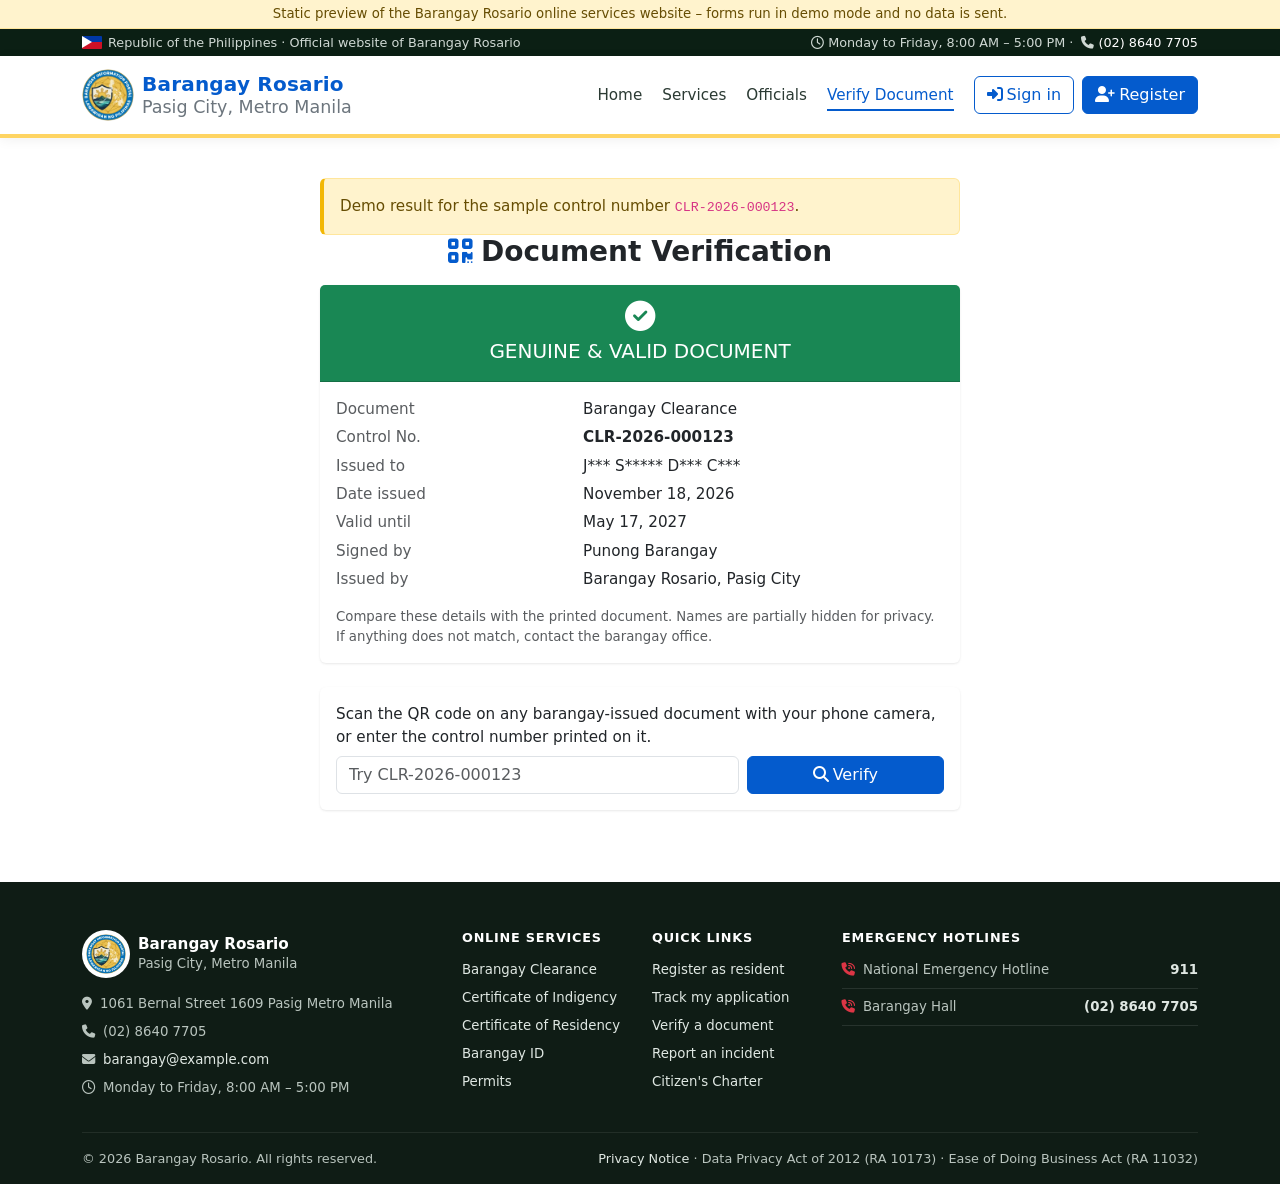
<file: verify-result.html>
<!doctype html>
<html lang="en">
<head>
<meta charset="utf-8">
<meta name="viewport" content="width=device-width, initial-scale=1">
<meta name="base-url" content="/">
<title>Document Verification · Barangay Rosario</title>
<link rel="icon" href="media/branding/2026/11/1ac3677060c85ef828d397fabf96b889.png">
<link rel="stylesheet" href="assets/vendor/bootstrap/css/bootstrap.min.css">
<link rel="stylesheet" href="assets/vendor/fontawesome/css/all.min.css">
<link rel="stylesheet" href="assets/vendor/datatables/css/dataTables.bootstrap5.min.css">
<link rel="stylesheet" href="assets/vendor/datatables/css/responsive.bootstrap5.min.css">
<link rel="stylesheet" href="assets/vendor/datatables/css/buttons.bootstrap5.min.css">
<link rel="stylesheet" href="assets/css/app.css">
<style>
:root{--brand:#045bcd;--brand-rgb:4,91,205;--brand-accent:#fed462;--brand-accent-rgb:254,212,98;--bs-primary:#045bcd;--bs-primary-rgb:4,91,205;--bs-link-color:#045bcd;--bs-link-color-rgb:4,91,205;}
</style>
</head>
<body class="layout-public d-flex flex-column min-vh-100">
<div class="demo-ribbon text-center small py-1">Static preview of the Barangay Rosario online services website – forms run in demo mode and no data is sent.</div>
<a class="visually-hidden-focusable position-absolute p-2 bg-white" href="#main">Skip to main content</a>

<div class="gov-bar py-1">
    <div class="container d-flex flex-wrap justify-content-between gap-2">
        <span><span class="ph-flag" aria-hidden="true"></span>Republic of the Philippines · Official website of Barangay Rosario</span>
        <span class="d-none d-md-inline">
            <i class="fa-regular fa-clock me-1"></i>Monday to Friday, 8:00 AM – 5:00 PM             · <i class="fa-solid fa-phone ms-1 me-1"></i><a href="tel:0286407705">(02) 8640 7705</a>        </span>
    </div>
</div>

<nav class="navbar navbar-expand-lg navbar-gov sticky-top">
    <div class="container">
        <a class="navbar-brand d-flex align-items-center gap-2" href="index.html">
            <img src="media/branding/2026/11/1ac3677060c85ef828d397fabf96b889.png" alt="Barangay Rosario seal" width="52" height="52" class="rounded-circle">
            <span class="lh-sm">
                <span class="d-block brgy">Barangay Rosario</span>
                <small class="d-block">Pasig City, Metro Manila</small>
            </span>
        </a>
        <button class="navbar-toggler" type="button" data-bs-toggle="collapse" data-bs-target="#nav" aria-controls="nav" aria-expanded="false" aria-label="Open menu">
            <span class="navbar-toggler-icon"></span>
        </button>
        <div class="collapse navbar-collapse" id="nav">
            <ul class="navbar-nav ms-auto align-items-lg-center gap-lg-1">
                <li class="nav-item"><a class="nav-link" href="index.html">Home</a></li>
                <li class="nav-item"><a class="nav-link" href="services.html">Services</a></li>
                <li class="nav-item"><a class="nav-link" href="officials.html">Officials</a></li>
                <li class="nav-item"><a class="nav-link active" href="verify.html">Verify Document</a></li>
                                    <li class="nav-item ms-lg-2"><a class="btn btn-outline-primary" href="login.html"><i class="fa-solid fa-right-to-bracket me-1"></i>Sign in</a></li>
                    <li class="nav-item ms-lg-1 mt-2 mt-lg-0"><a class="btn btn-primary" href="register.html"><i class="fa-solid fa-user-plus me-1"></i>Register</a></li>
                            </ul>
        </div>
    </div>
</nav>

<main id="main" class="flex-grow-1">
                    <div class="container py-4">
                        <div class="verify-result">
    <h1 class="h3 fw-bold mb-3 text-center"><i class="fa-solid fa-qrcode me-2 text-brand"></i>Document Verification</h1>

                    <div class="card border-success border-2 mb-4">
            <div class="card-header text-bg-success text-center py-3">
                                    <i class="fa-solid fa-circle-check fa-2x mb-2 d-block"></i><span class="h5">GENUINE &amp; VALID DOCUMENT</span>
                            </div>
            <div class="card-body">
                <dl class="dl-grid">
                    <dt>Document</dt><dd>Barangay Clearance</dd>
                    <dt>Control No.</dt><dd><strong>CLR-2026-000123</strong></dd>
                    <dt>Issued to</dt><dd>J*** S***** D*** C***</dd>                                                            <dt>Date issued</dt><dd>November 18, 2026</dd>
                    <dt>Valid until</dt><dd>May 17, 2027</dd>
                    <dt>Signed by</dt><dd>Punong Barangay</dd>
                    <dt>Issued by</dt><dd>Barangay Rosario, Pasig City</dd>
                                    </dl>
                <p class="small text-body-secondary mt-3 mb-0">Compare these details with the printed document. Names are partially hidden for privacy. If anything does not match, contact the barangay office.</p>
            </div>
        </div>
    
    <div class="card">
        <div class="card-body">
            <p class="mb-2">Scan the QR code on any barangay-issued document with your phone camera, or enter the control number printed on it.</p>
            <form method="post" action="verify.html" class="row g-2">
                                <div class="col-sm-8"><input class="form-control" name="control_no" placeholder="Control No. e.g. CLR-2026-000123" required></div>
                <div class="col-sm-4 d-grid"><button class="btn btn-primary"><i class="fa-solid fa-magnifying-glass me-1"></i>Verify</button></div>
            </form>
        </div>
    </div>
</div>
        </div>
    </main>

<footer class="footer-gov pt-5 mt-5">
    <div class="container">
        <div class="row g-4">
            <div class="col-lg-4">
                <div class="d-flex align-items-center gap-2 mb-3">
                    <img src="media/branding/2026/11/1ac3677060c85ef828d397fabf96b889.png" alt="" width="48" height="48" class="rounded-circle bg-white p-1">
                    <div class="lh-sm"><strong class="text-white">Barangay Rosario</strong><br><small>Pasig City, Metro Manila</small></div>
                </div>
                <p class="small mb-2"><i class="fa-solid fa-location-dot me-2"></i>1061 Bernal Street 1609 Pasig Metro Manila</p>
                <p class="small mb-2"><i class="fa-solid fa-phone me-2"></i>(02) 8640 7705</p>                <p class="small mb-2"><i class="fa-solid fa-envelope me-2"></i><a href="mailto:barangay@example.com">barangay@example.com</a></p>                <p class="small mb-0"><i class="fa-regular fa-clock me-2"></i>Monday to Friday, 8:00 AM – 5:00 PM</p>
            </div>
            <div class="col-6 col-lg-2">
                <h6>Online services</h6>
                <ul class="list-unstyled small">
                    <li class="mb-2"><a href="register.html">Barangay Clearance</a></li>
                    <li class="mb-2"><a href="register.html">Certificate of Indigency</a></li>
                    <li class="mb-2"><a href="register.html">Certificate of Residency</a></li>
                    <li class="mb-2"><a href="register.html">Barangay ID</a></li>
                    <li class="mb-2"><a href="register.html">Permits</a></li>
                </ul>
            </div>
            <div class="col-6 col-lg-2">
                <h6>Quick links</h6>
                <ul class="list-unstyled small">
                    <li class="mb-2"><a href="register.html">Register as resident</a></li>
                    <li class="mb-2"><a href="login.html">Track my application</a></li>
                    <li class="mb-2"><a href="verify.html">Verify a document</a></li>
                    <li class="mb-2"><a href="login.html">Report an incident</a></li>
                    <li class="mb-2"><a href="services.html">Citizen's Charter</a></li>
                </ul>
            </div>
            <div class="col-lg-4">
                <h6>Emergency hotlines</h6>
                <ul class="list-unstyled small">
                                            <li class="mb-2 d-flex justify-content-between border-bottom border-white border-opacity-10 pb-2"><span><i class="fa-solid fa-phone-volume me-2 text-danger"></i>National Emergency Hotline</span><a href="tel:911"><strong>911</strong></a></li>
                                            <li class="mb-2 d-flex justify-content-between border-bottom border-white border-opacity-10 pb-2"><span><i class="fa-solid fa-phone-volume me-2 text-danger"></i>Barangay Hall</span><a href="tel:0286407705"><strong>(02) 8640 7705</strong></a></li>
                                    </ul>
            </div>
        </div>
        <div class="footer-bottom d-flex flex-column flex-md-row justify-content-between gap-2 py-3 mt-4">
            <span>&copy; 2026 Barangay Rosario. All rights reserved.</span>
            <span><a href="privacy.html">Privacy Notice</a> · Data Privacy Act of 2012 (RA 10173) · Ease of Doing Business Act (RA 11032)</span>
        </div>
    </div>
</footer>
<script src="assets/vendor/jquery/jquery.min.js"></script>
<script src="assets/vendor/bootstrap/js/bootstrap.bundle.min.js"></script>
<script src="assets/vendor/datatables/js/dataTables.min.js"></script>
<script src="assets/vendor/datatables/js/dataTables.bootstrap5.min.js"></script>
<script src="assets/vendor/datatables/js/dataTables.responsive.min.js"></script>
<script src="assets/vendor/datatables/js/responsive.bootstrap5.min.js"></script>
<script src="assets/vendor/jszip/jszip.min.js"></script>
<script src="assets/vendor/datatables/js/dataTables.buttons.min.js"></script>
<script src="assets/vendor/datatables/js/buttons.bootstrap5.min.js"></script>
<script src="assets/vendor/datatables/js/buttons.html5.min.js"></script>
<script src="assets/vendor/datatables/js/buttons.print.min.js"></script>
<script src="assets/vendor/qrcode/qrcode.js"></script>
<script src="assets/js/app.js"></script>
<script src="assets/js/demo.js"></script>
</body>
</html>
</file>
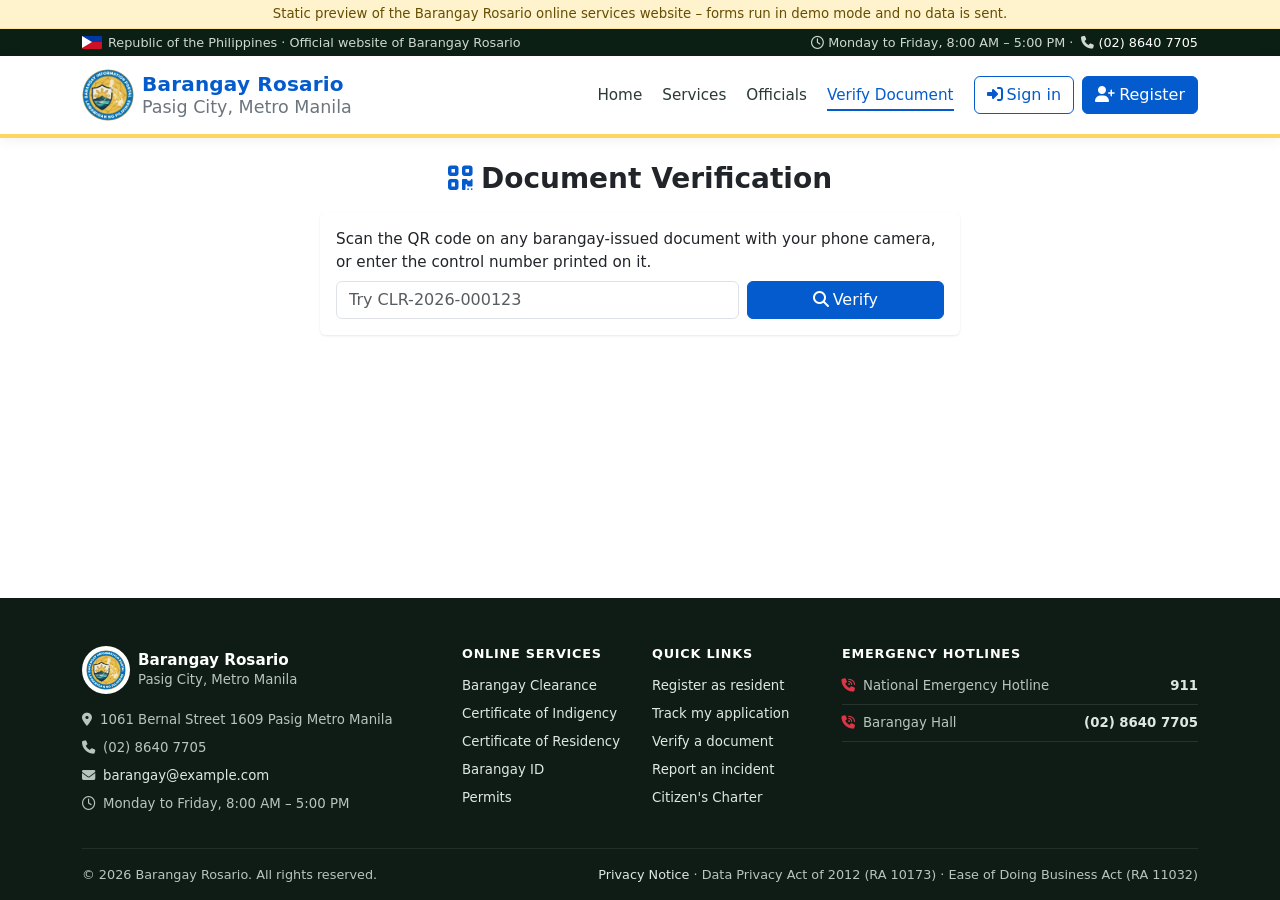
<file: verify.html>
<!doctype html>
<html lang="en">
<head>
<meta charset="utf-8">
<meta name="viewport" content="width=device-width, initial-scale=1">
<meta name="base-url" content="/">
<title>Verify a Document · Barangay Rosario</title>
<link rel="icon" href="media/branding/2026/11/1ac3677060c85ef828d397fabf96b889.png">
<link rel="stylesheet" href="assets/vendor/bootstrap/css/bootstrap.min.css">
<link rel="stylesheet" href="assets/vendor/fontawesome/css/all.min.css">
<link rel="stylesheet" href="assets/vendor/datatables/css/dataTables.bootstrap5.min.css">
<link rel="stylesheet" href="assets/vendor/datatables/css/responsive.bootstrap5.min.css">
<link rel="stylesheet" href="assets/vendor/datatables/css/buttons.bootstrap5.min.css">
<link rel="stylesheet" href="assets/css/app.css">
<style>
:root{--brand:#045bcd;--brand-rgb:4,91,205;--brand-accent:#fed462;--brand-accent-rgb:254,212,98;--bs-primary:#045bcd;--bs-primary-rgb:4,91,205;--bs-link-color:#045bcd;--bs-link-color-rgb:4,91,205;}
</style>
</head>
<body class="layout-public d-flex flex-column min-vh-100">
<div class="demo-ribbon text-center small py-1">Static preview of the Barangay Rosario online services website – forms run in demo mode and no data is sent.</div>
<a class="visually-hidden-focusable position-absolute p-2 bg-white" href="#main">Skip to main content</a>

<div class="gov-bar py-1">
    <div class="container d-flex flex-wrap justify-content-between gap-2">
        <span><span class="ph-flag" aria-hidden="true"></span>Republic of the Philippines · Official website of Barangay Rosario</span>
        <span class="d-none d-md-inline">
            <i class="fa-regular fa-clock me-1"></i>Monday to Friday, 8:00 AM – 5:00 PM             · <i class="fa-solid fa-phone ms-1 me-1"></i><a href="tel:0286407705">(02) 8640 7705</a>        </span>
    </div>
</div>

<nav class="navbar navbar-expand-lg navbar-gov sticky-top">
    <div class="container">
        <a class="navbar-brand d-flex align-items-center gap-2" href="index.html">
            <img src="media/branding/2026/11/1ac3677060c85ef828d397fabf96b889.png" alt="Barangay Rosario seal" width="52" height="52" class="rounded-circle">
            <span class="lh-sm">
                <span class="d-block brgy">Barangay Rosario</span>
                <small class="d-block">Pasig City, Metro Manila</small>
            </span>
        </a>
        <button class="navbar-toggler" type="button" data-bs-toggle="collapse" data-bs-target="#nav" aria-controls="nav" aria-expanded="false" aria-label="Open menu">
            <span class="navbar-toggler-icon"></span>
        </button>
        <div class="collapse navbar-collapse" id="nav">
            <ul class="navbar-nav ms-auto align-items-lg-center gap-lg-1">
                <li class="nav-item"><a class="nav-link" href="index.html">Home</a></li>
                <li class="nav-item"><a class="nav-link" href="services.html">Services</a></li>
                <li class="nav-item"><a class="nav-link" href="officials.html">Officials</a></li>
                <li class="nav-item"><a class="nav-link active" href="verify.html">Verify Document</a></li>
                                    <li class="nav-item ms-lg-2"><a class="btn btn-outline-primary" href="login.html"><i class="fa-solid fa-right-to-bracket me-1"></i>Sign in</a></li>
                    <li class="nav-item ms-lg-1 mt-2 mt-lg-0"><a class="btn btn-primary" href="register.html"><i class="fa-solid fa-user-plus me-1"></i>Register</a></li>
                            </ul>
        </div>
    </div>
</nav>

<main id="main" class="flex-grow-1">
                    <div class="container py-4">
                        <div class="verify-result">
    <h1 class="h3 fw-bold mb-3 text-center"><i class="fa-solid fa-qrcode me-2 text-brand"></i>Document Verification</h1>

    
    <div class="card">
        <div class="card-body">
            <p class="mb-2">Scan the QR code on any barangay-issued document with your phone camera, or enter the control number printed on it.</p>
            <form method="post" action="verify.html" class="row g-2">
                                <div class="col-sm-8"><input class="form-control" name="control_no" placeholder="Control No. e.g. CLR-2026-000123" required></div>
                <div class="col-sm-4 d-grid"><button class="btn btn-primary"><i class="fa-solid fa-magnifying-glass me-1"></i>Verify</button></div>
            </form>
        </div>
    </div>
</div>
        </div>
    </main>

<footer class="footer-gov pt-5 mt-5">
    <div class="container">
        <div class="row g-4">
            <div class="col-lg-4">
                <div class="d-flex align-items-center gap-2 mb-3">
                    <img src="media/branding/2026/11/1ac3677060c85ef828d397fabf96b889.png" alt="" width="48" height="48" class="rounded-circle bg-white p-1">
                    <div class="lh-sm"><strong class="text-white">Barangay Rosario</strong><br><small>Pasig City, Metro Manila</small></div>
                </div>
                <p class="small mb-2"><i class="fa-solid fa-location-dot me-2"></i>1061 Bernal Street 1609 Pasig Metro Manila</p>
                <p class="small mb-2"><i class="fa-solid fa-phone me-2"></i>(02) 8640 7705</p>                <p class="small mb-2"><i class="fa-solid fa-envelope me-2"></i><a href="mailto:barangay@example.com">barangay@example.com</a></p>                <p class="small mb-0"><i class="fa-regular fa-clock me-2"></i>Monday to Friday, 8:00 AM – 5:00 PM</p>
            </div>
            <div class="col-6 col-lg-2">
                <h6>Online services</h6>
                <ul class="list-unstyled small">
                    <li class="mb-2"><a href="register.html">Barangay Clearance</a></li>
                    <li class="mb-2"><a href="register.html">Certificate of Indigency</a></li>
                    <li class="mb-2"><a href="register.html">Certificate of Residency</a></li>
                    <li class="mb-2"><a href="register.html">Barangay ID</a></li>
                    <li class="mb-2"><a href="register.html">Permits</a></li>
                </ul>
            </div>
            <div class="col-6 col-lg-2">
                <h6>Quick links</h6>
                <ul class="list-unstyled small">
                    <li class="mb-2"><a href="register.html">Register as resident</a></li>
                    <li class="mb-2"><a href="login.html">Track my application</a></li>
                    <li class="mb-2"><a href="verify.html">Verify a document</a></li>
                    <li class="mb-2"><a href="login.html">Report an incident</a></li>
                    <li class="mb-2"><a href="services.html">Citizen's Charter</a></li>
                </ul>
            </div>
            <div class="col-lg-4">
                <h6>Emergency hotlines</h6>
                <ul class="list-unstyled small">
                                            <li class="mb-2 d-flex justify-content-between border-bottom border-white border-opacity-10 pb-2"><span><i class="fa-solid fa-phone-volume me-2 text-danger"></i>National Emergency Hotline</span><a href="tel:911"><strong>911</strong></a></li>
                                            <li class="mb-2 d-flex justify-content-between border-bottom border-white border-opacity-10 pb-2"><span><i class="fa-solid fa-phone-volume me-2 text-danger"></i>Barangay Hall</span><a href="tel:0286407705"><strong>(02) 8640 7705</strong></a></li>
                                    </ul>
            </div>
        </div>
        <div class="footer-bottom d-flex flex-column flex-md-row justify-content-between gap-2 py-3 mt-4">
            <span>&copy; 2026 Barangay Rosario. All rights reserved.</span>
            <span><a href="privacy.html">Privacy Notice</a> · Data Privacy Act of 2012 (RA 10173) · Ease of Doing Business Act (RA 11032)</span>
        </div>
    </div>
</footer>
<script src="assets/vendor/jquery/jquery.min.js"></script>
<script src="assets/vendor/bootstrap/js/bootstrap.bundle.min.js"></script>
<script src="assets/vendor/datatables/js/dataTables.min.js"></script>
<script src="assets/vendor/datatables/js/dataTables.bootstrap5.min.js"></script>
<script src="assets/vendor/datatables/js/dataTables.responsive.min.js"></script>
<script src="assets/vendor/datatables/js/responsive.bootstrap5.min.js"></script>
<script src="assets/vendor/jszip/jszip.min.js"></script>
<script src="assets/vendor/datatables/js/dataTables.buttons.min.js"></script>
<script src="assets/vendor/datatables/js/buttons.bootstrap5.min.js"></script>
<script src="assets/vendor/datatables/js/buttons.html5.min.js"></script>
<script src="assets/vendor/datatables/js/buttons.print.min.js"></script>
<script src="assets/vendor/qrcode/qrcode.js"></script>
<script src="assets/js/app.js"></script>
<script src="assets/js/demo.js"></script>
</body>
</html>
</file>
<file: assets/css/app.css>
/* UBMS – application styles (brand colors come from CSS variables set per barangay) */
:root {
    --brand: #1a5d1a;
    --brand-rgb: 26, 93, 26;
    --brand-accent: #f2b705;
    --sidebar-width: 260px;
}

body { font-size: .95rem; }

.bg-brand { background-color: var(--brand) !important; }
.bg-brand-dark { background: linear-gradient(180deg, var(--brand) 0%, color-mix(in srgb, var(--brand) 70%, #000) 100%) !important; }
.text-brand { color: var(--brand) !important; }
.border-brand { border-color: var(--brand) !important; }

.btn-primary {
    --bs-btn-bg: var(--brand);
    --bs-btn-border-color: var(--brand);
    --bs-btn-hover-bg: color-mix(in srgb, var(--brand) 85%, #000);
    --bs-btn-hover-border-color: color-mix(in srgb, var(--brand) 85%, #000);
    --bs-btn-active-bg: color-mix(in srgb, var(--brand) 75%, #000);
    --bs-btn-active-border-color: color-mix(in srgb, var(--brand) 75%, #000);
    --bs-btn-disabled-bg: var(--brand);
    --bs-btn-disabled-border-color: var(--brand);
}
.btn-outline-primary {
    --bs-btn-color: var(--brand);
    --bs-btn-border-color: var(--brand);
    --bs-btn-hover-bg: var(--brand);
    --bs-btn-hover-border-color: var(--brand);
    --bs-btn-active-bg: var(--brand);
    --bs-btn-active-border-color: var(--brand);
}
.btn-accent {
    --bs-btn-color: #212529;
    --bs-btn-bg: var(--brand-accent);
    --bs-btn-border-color: var(--brand-accent);
    --bs-btn-hover-color: #212529;
    --bs-btn-hover-bg: color-mix(in srgb, var(--brand-accent) 85%, #000);
    --bs-btn-hover-border-color: color-mix(in srgb, var(--brand-accent) 85%, #000);
    --bs-btn-active-bg: color-mix(in srgb, var(--brand-accent) 75%, #000);
    font-weight: 600;
}
.form-control:focus, .form-select:focus, .form-check-input:focus {
    border-color: rgba(var(--brand-rgb), .6);
    box-shadow: 0 0 0 .2rem rgba(var(--brand-rgb), .2);
}
.form-check-input:checked { background-color: var(--brand); border-color: var(--brand); }
.page-link { color: var(--brand); }
.active > .page-link, .page-link.active { background-color: var(--brand); border-color: var(--brand); }
.nav-pills .nav-link.active { background-color: var(--brand); }
.nav-tabs .nav-link { color: var(--brand); }
.nav-tabs .nav-link.active { font-weight: 600; }

/* public */
.hero { background: linear-gradient(120deg, rgba(var(--brand-rgb), .94), rgba(var(--brand-rgb), .72)); color: #fff; }
.hero-banner { background-size: cover; background-position: center; }
.service-card { transition: transform .15s ease, box-shadow .15s ease; }
.service-card:hover { transform: translateY(-3px); box-shadow: 0 .5rem 1rem rgba(0,0,0,.1) !important; }
.service-icon {
    width: 56px; height: 56px; border-radius: 14px; display: inline-flex; align-items: center; justify-content: center;
    background: rgba(var(--brand-rgb), .1); color: var(--brand); font-size: 1.5rem;
}
.official-photo { width: 96px; height: 96px; object-fit: cover; border-radius: 50%; border: 3px solid var(--brand-accent); background: #f1f3f5; }
.official-photo-placeholder { width: 96px; height: 96px; border-radius: 50%; display: inline-flex; align-items: center; justify-content: center; background: rgba(var(--brand-rgb), .1); color: var(--brand); font-size: 2.2rem; border: 3px solid var(--brand-accent); }
.footer-public { background: #1f2a24; color: #d6dcd8; }
.footer-public a { color: #fff; }
.auth-card { max-width: 460px; margin: 0 auto; }

/* admin layout */
.admin-wrapper { display: flex; min-height: 100vh; }
.admin-sidebar { width: var(--sidebar-width); flex-shrink: 0; }
@media (min-width: 992px) { .admin-sidebar { position: sticky; top: 0; height: 100vh; overflow-y: auto; } }
.admin-main { flex: 1; min-width: 0; }
.admin-sidebar .nav-link { color: rgba(255,255,255,.82); padding: .45rem 1.1rem; font-size: .9rem; border-left: 3px solid transparent; }
.admin-sidebar .nav-link:hover { color: #fff; background: rgba(255,255,255,.06); }
.admin-sidebar .nav-link.active { color: #fff; background: rgba(255,255,255,.12); border-left-color: var(--brand-accent); font-weight: 600; }
.sidebar-heading { font-size: .7rem; text-transform: uppercase; letter-spacing: .08em; color: rgba(255,255,255,.5); padding: .9rem 1.1rem .3rem; }
.admin-topbar { z-index: 1020; min-height: 56px; }

.stat-card .stat-icon { width: 48px; height: 48px; border-radius: 12px; display: flex; align-items: center; justify-content: center; font-size: 1.25rem; }
.stat-card .stat-value { font-size: 1.6rem; font-weight: 700; line-height: 1.1; }

.card { border: 0; box-shadow: 0 1px 3px rgba(0,0,0,.06), 0 1px 2px rgba(0,0,0,.04); }
.card-header { background: transparent; font-weight: 600; }

.timeline { list-style: none; padding-left: 0; position: relative; }
.timeline::before { content: ""; position: absolute; left: 9px; top: 4px; bottom: 4px; width: 2px; background: #dee2e6; }
.timeline li { position: relative; padding-left: 32px; padding-bottom: 1rem; }
.timeline li::before { content: ""; position: absolute; left: 3px; top: 4px; width: 14px; height: 14px; border-radius: 50%; background: var(--brand); border: 3px solid #fff; box-shadow: 0 0 0 1px #dee2e6; }

.dl-grid { display: grid; grid-template-columns: minmax(120px, 38%) 1fr; gap: .35rem 1rem; margin: 0; }
.dl-grid dt { font-weight: 500; color: var(--bs-secondary-color); }
.dl-grid dd { margin: 0; word-break: break-word; }

.resident-photo { width: 140px; height: 140px; object-fit: cover; border-radius: 8px; background: #f1f3f5; }
.signature-pad { width: 100%; max-width: 480px; height: 180px; border: 2px dashed #adb5bd; border-radius: 8px; background: #fff; touch-action: none; }

.notif-badge { position: absolute; top: 2px; right: -4px; font-size: .6rem; }
.required::after { content: " *"; color: var(--bs-danger); }

table.dataTable td { vertical-align: middle; }
.dt-actions { white-space: nowrap; }
.qr-box svg { width: 100%; height: auto; max-width: 220px; }
.resident-search-results { position: absolute; z-index: 1050; width: 100%; max-height: 260px; overflow-y: auto; }

.step-badge { width: 28px; height: 28px; border-radius: 50%; background: var(--brand); color: #fff; display: inline-flex; align-items: center; justify-content: center; font-weight: 600; font-size: .85rem; flex-shrink: 0; }
.verify-result { max-width: 640px; margin: 0 auto; }
.template-editor { font-family: SFMono-Regular, Consolas, "Liberation Mono", monospace; font-size: .85rem; min-height: 420px; }
.color-swatch { width: 56px; height: 38px; padding: 2px; }

/* =====================================================================
   PUBLIC SITE – government service look, animations
   ===================================================================== */
.gov-bar { background: #0b1f14; color: #cfd8d3; font-size: .8rem; }
.gov-bar a { color: #fff; text-decoration: none; }
.gov-bar .ph-flag { display: inline-block; width: 20px; height: 13px; vertical-align: -2px; margin-right: 6px;
    background: linear-gradient(180deg, #0038a8 50%, #ce1126 50%); position: relative; border-radius: 1px; }
.gov-bar .ph-flag::before { content: ""; position: absolute; left: 0; top: 0; border-left: 10px solid #fff; border-top: 6.5px solid transparent; border-bottom: 6.5px solid transparent; }

.navbar-gov { background: #fff; border-bottom: 4px solid var(--brand-accent); box-shadow: 0 2px 12px rgba(0,0,0,.06); }
.navbar-gov .navbar-brand .brgy { color: var(--brand); font-weight: 800; letter-spacing: .01em; }
.navbar-gov .navbar-brand small { color: #6c757d; }
.navbar-gov .nav-link { color: #2b3a33; font-weight: 500; position: relative; }
.navbar-gov .nav-link::after { content: ""; position: absolute; left: .5rem; right: .5rem; bottom: .2rem; height: 2px; background: var(--brand); transform: scaleX(0); transition: transform .25s ease; }
.navbar-gov .nav-link:hover::after, .navbar-gov .nav-link.active::after { transform: scaleX(1); }
.navbar-gov .nav-link.active { color: var(--brand); }

.hero-gov { position: relative; color: #fff; overflow: hidden;
    background: radial-gradient(1200px 500px at 85% -10%, rgba(var(--brand-accent-rgb), .35), transparent 60%),
                linear-gradient(135deg, color-mix(in srgb, var(--brand) 92%, #000) 0%, var(--brand) 55%, color-mix(in srgb, var(--brand) 70%, #fff) 100%); }
.hero-gov.has-banner { background-size: cover; background-position: center; }
.hero-gov::after { content: ""; position: absolute; left: 0; right: 0; bottom: -1px; height: 70px;
    background: url("data:image/svg+xml;utf8,<svg xmlns='http://www.w3.org/2000/svg' viewBox='0 0 1440 70' preserveAspectRatio='none'><path d='M0 40 C 360 90 1080 -10 1440 40 L1440 70 L0 70 Z' fill='%23ffffff'/></svg>") center/100% 100% no-repeat; }
.hero-gov .seal-ring { width: 240px; height: 240px; border-radius: 50%; background: #fff; padding: 14px; box-shadow: 0 0 0 10px rgba(255,255,255,.15), 0 20px 50px rgba(0,0,0,.25); animation: float 6s ease-in-out infinite; }
.hero-gov .seal-ring img { width: 100%; height: 100%; object-fit: contain; }
.hero-gov .eyebrow { display: inline-flex; align-items: center; gap: .4rem; background: rgba(255,255,255,.15); border: 1px solid rgba(255,255,255,.25); padding: .3rem .8rem; border-radius: 50rem; font-size: .85rem; backdrop-filter: blur(4px); }
.hero-gov h1 { font-weight: 800; text-shadow: 0 2px 12px rgba(0,0,0,.2); }
@keyframes float { 0%, 100% { transform: translateY(0); } 50% { transform: translateY(-10px); } }

.quick-actions { margin-top: -3.5rem; position: relative; z-index: 2; }
.quick-card { display: flex; align-items: center; gap: .9rem; background: #fff; border-radius: 14px; padding: 1.1rem 1.2rem; height: 100%;
    color: #1f2a24; text-decoration: none; box-shadow: 0 8px 24px rgba(0,0,0,.08); border-bottom: 4px solid transparent; transition: transform .25s ease, box-shadow .25s ease, border-color .25s ease; }
.quick-card:hover { transform: translateY(-6px); box-shadow: 0 16px 32px rgba(0,0,0,.12); border-bottom-color: var(--brand-accent); color: #1f2a24; }
.quick-card .qa-icon { width: 52px; height: 52px; flex-shrink: 0; border-radius: 12px; display: flex; align-items: center; justify-content: center; font-size: 1.4rem; color: #fff; background: var(--brand); transition: transform .35s ease; }
.quick-card:hover .qa-icon { transform: rotate(-8deg) scale(1.08); }
.quick-card .qa-title { font-weight: 700; line-height: 1.2; }
.quick-card .qa-sub { font-size: .82rem; color: #6c757d; }

.section-title { font-weight: 800; color: #17251d; }
.section-title::after { content: ""; display: block; width: 60px; height: 4px; border-radius: 2px; background: var(--brand-accent); margin: .6rem auto 0; }
.section-title.text-start::after { margin-left: 0; }
.section-lead { color: #5d6b64; max-width: 680px; margin-left: auto; margin-right: auto; }

.service-card { position: relative; overflow: hidden; border-radius: 16px !important; transition: transform .3s ease, box-shadow .3s ease; }
.service-card::before { content: ""; position: absolute; inset: 0 0 auto 0; height: 4px; background: linear-gradient(90deg, var(--brand), var(--brand-accent)); transform: scaleX(0); transform-origin: left; transition: transform .35s ease; }
.service-card:hover { transform: translateY(-8px); box-shadow: 0 18px 36px rgba(0,0,0,.12) !important; }
.service-card:hover::before { transform: scaleX(1); }
.service-card .service-icon { transition: transform .35s ease, background-color .35s ease, color .35s ease; }
.service-card:hover .service-icon { transform: scale(1.1) rotate(-6deg); background: var(--brand); color: #fff; }
.service-card .meta { font-size: .82rem; color: #5d6b64; }
.service-card .stretched-cta { font-weight: 600; color: var(--brand); text-decoration: none; }
.service-card .stretched-cta i { transition: transform .25s ease; }
.service-card:hover .stretched-cta i { transform: translateX(5px); }

.stats-strip { background: linear-gradient(135deg, var(--brand), color-mix(in srgb, var(--brand) 70%, #000)); color: #fff; border-radius: 20px; }
.stats-strip .stat-num { font-size: 2.2rem; font-weight: 800; line-height: 1; }
.stats-strip .stat-lbl { opacity: .85; font-size: .9rem; }

.steps-gov { counter-reset: step; }
.steps-gov .step { position: relative; background: #fff; border-radius: 16px; padding: 1.5rem 1.25rem 1.25rem; height: 100%; box-shadow: 0 4px 16px rgba(0,0,0,.06); transition: transform .3s ease; }
.steps-gov .step:hover { transform: translateY(-4px); }
.steps-gov .step::before { counter-increment: step; content: counter(step); position: absolute; top: -18px; left: 1.25rem; width: 38px; height: 38px; border-radius: 50%; background: var(--brand-accent); color: #212529; font-weight: 800; display: flex; align-items: center; justify-content: center; box-shadow: 0 4px 10px rgba(0,0,0,.15); }
.steps-gov .step i { color: var(--brand); font-size: 1.6rem; }

.official-card { border-radius: 16px !important; transition: transform .3s ease, box-shadow .3s ease; }
.official-card:hover { transform: translateY(-6px); box-shadow: 0 14px 30px rgba(0,0,0,.1) !important; }
.official-card.featured { background: linear-gradient(160deg, #fff 55%, rgba(var(--brand-rgb), .07)); border: 2px solid rgba(var(--brand-rgb), .15) !important; }
.official-card.featured .official-photo, .official-card.featured .official-photo-placeholder { width: 130px; height: 130px; }

.hotline { display: flex; align-items: center; gap: .75rem; background: #fff; border-radius: 12px; padding: .8rem 1rem; box-shadow: 0 2px 10px rgba(0,0,0,.05); height: 100%; }
.hotline .hl-icon { width: 42px; height: 42px; border-radius: 50%; background: #fdecec; color: #c62828; display: flex; align-items: center; justify-content: center; flex-shrink: 0; }
.hotline a { font-weight: 700; color: #17251d; text-decoration: none; font-size: 1.05rem; }

.charter-card .accordion-button:not(.collapsed) { background: rgba(var(--brand-rgb), .07); color: var(--brand); }
.charter-card .accordion-button:focus { box-shadow: 0 0 0 .2rem rgba(var(--brand-rgb), .2); }
.charter-steps { counter-reset: cs; list-style: none; padding-left: 0; }
.charter-steps li { counter-increment: cs; position: relative; padding-left: 2.2rem; margin-bottom: .6rem; }
.charter-steps li::before { content: counter(cs); position: absolute; left: 0; top: 0; width: 1.6rem; height: 1.6rem; border-radius: 50%; background: var(--brand); color: #fff; font-size: .8rem; font-weight: 700; display: flex; align-items: center; justify-content: center; }

.footer-gov { background: #0f1c15; color: #b9c4be; }
.footer-gov h6 { color: #fff; font-weight: 700; text-transform: uppercase; letter-spacing: .06em; font-size: .8rem; margin-bottom: .9rem; }
.footer-gov a { color: #dfe7e2; text-decoration: none; }
.footer-gov a:hover { color: var(--brand-accent); }
.footer-gov .footer-bottom { border-top: 1px solid rgba(255,255,255,.08); font-size: .8rem; }

.page-hero { background: linear-gradient(135deg, var(--brand), color-mix(in srgb, var(--brand) 75%, #000)); color: #fff; }
.page-hero .breadcrumb-item, .page-hero .breadcrumb-item a, .page-hero .breadcrumb-item::before { color: rgba(255,255,255,.8) !important; }

/* reveal-on-scroll */
[data-reveal] { opacity: 0; transform: translateY(28px); transition: opacity .7s ease, transform .7s ease; transition-delay: var(--reveal-delay, 0s); }
[data-reveal].revealed { opacity: 1; transform: none; }
@media (prefers-reduced-motion: reduce) {
    [data-reveal] { opacity: 1; transform: none; transition: none; }
    .hero-gov .seal-ring { animation: none; }
    .service-card, .quick-card, .official-card, .steps-gov .step { transition: none; }
}

/* =====================================================================
   FRIENDLY FORMS – registration wizard, help tips
   ===================================================================== */
.wizard-steps { display: flex; gap: .5rem; list-style: none; padding: 0; margin: 0 0 1.25rem; counter-reset: ws; }
.wizard-steps li { flex: 1; text-align: center; font-size: .8rem; color: #6c757d; position: relative; counter-increment: ws; }
.wizard-steps li::before { content: counter(ws); display: flex; align-items: center; justify-content: center; width: 36px; height: 36px; margin: 0 auto .35rem; border-radius: 50%; background: #e9ecef; color: #6c757d; font-weight: 700; position: relative; z-index: 1; transition: background .3s, color .3s; }
.wizard-steps li::after { content: ""; position: absolute; top: 18px; left: calc(50% + 22px); right: calc(-50% + 22px); height: 3px; background: #e9ecef; }
.wizard-steps li:last-child::after { display: none; }
.wizard-steps li.active { color: var(--brand); font-weight: 700; }
.wizard-steps li.active::before { background: var(--brand); color: #fff; box-shadow: 0 0 0 5px rgba(var(--brand-rgb), .18); }
.wizard-steps li.done::before { content: "\2713"; background: var(--brand); color: #fff; }
.wizard-steps li.done::after { background: var(--brand); }
.wizard-pane { display: none; animation: fadeIn .35s ease; }
.wizard-pane.active { display: block; }
@keyframes fadeIn { from { opacity: 0; transform: translateX(12px); } to { opacity: 1; transform: none; } }
.big-choice { display: block; cursor: pointer; border: 2px solid #dee2e6; border-radius: 14px; padding: 1rem; transition: border-color .2s, background .2s; height: 100%; }
.big-choice:hover { border-color: rgba(var(--brand-rgb), .5); }
.btn-check:checked + .big-choice { border-color: var(--brand); background: rgba(var(--brand-rgb), .06); }
.big-choice i { font-size: 1.6rem; color: var(--brand); }
.upload-drop { border: 2px dashed #b8c2bd; border-radius: 14px; padding: 1.25rem; text-align: center; background: #fafcfb; transition: border-color .2s, background .2s; }
.upload-drop:hover { border-color: var(--brand); background: rgba(var(--brand-rgb), .04); }
.upload-drop .preview { max-height: 140px; max-width: 100%; border-radius: 8px; margin-top: .75rem; display: none; }
.tip { background: #f2f7f4; border-left: 4px solid var(--brand); border-radius: 8px; padding: .75rem 1rem; font-size: .9rem; color: #2f3e36; }
.tip i { color: var(--brand); }
.help-box { background: #fffbea; border: 1px solid #f3e2a3; border-radius: 12px; }
.setup-card { border-radius: 14px !important; transition: transform .2s, box-shadow .2s; }
.setup-card:hover { transform: translateY(-3px); box-shadow: 0 10px 24px rgba(0,0,0,.08) !important; }
.setup-card .check { width: 30px; height: 30px; border-radius: 50%; display: inline-flex; align-items: center; justify-content: center; font-size: .9rem; }
.brand-preview { border-radius: 12px; overflow: hidden; border: 1px solid #dee2e6; }
.brand-preview .bp-top { padding: .7rem 1rem; color: #fff; display: flex; align-items: center; gap: .6rem; }
.brand-preview .bp-top img { width: 34px; height: 34px; border-radius: 50%; background: #fff; padding: 2px; }
.brand-preview .bp-body { padding: 1rem; }
</file>
<file: assets/vendor/datatables/css/responsive.bootstrap5.min.css>
table.dataTable.dtr-inline.collapsed>tbody>tr>td.child,table.dataTable.dtr-inline.collapsed>tbody>tr>th.child,table.dataTable.dtr-inline.collapsed>tbody>tr>td.dataTables_empty{cursor:default !important}table.dataTable.dtr-inline.collapsed>tbody>tr>td.child:before,table.dataTable.dtr-inline.collapsed>tbody>tr>th.child:before,table.dataTable.dtr-inline.collapsed>tbody>tr>td.dataTables_empty:before{display:none !important}table.dataTable.dtr-inline.collapsed>tbody>tr>td.dtr-control,table.dataTable.dtr-inline.collapsed>tbody>tr>th.dtr-control{cursor:pointer}table.dataTable.dtr-inline.collapsed>tbody>tr>td.dtr-control:before,table.dataTable.dtr-inline.collapsed>tbody>tr>th.dtr-control:before{margin-right:.5em;display:inline-block;box-sizing:border-box;content:"";border-top:5px solid transparent;border-left:10px solid rgba(0, 0, 0, 0.5);border-bottom:5px solid transparent;border-right:0px solid transparent}table.dataTable.dtr-inline.collapsed>tbody>tr>td.dtr-control.arrow-right::before,table.dataTable.dtr-inline.collapsed>tbody>tr>th.dtr-control.arrow-right::before{border-top:5px solid transparent;border-left:0px solid transparent;border-bottom:5px solid transparent;border-right:10px solid rgba(0, 0, 0, 0.5)}table.dataTable.dtr-inline.collapsed>tbody>tr.dtr-expanded>td.dtr-control:before,table.dataTable.dtr-inline.collapsed>tbody>tr.dtr-expanded>th.dtr-control:before{border-top:10px solid rgba(0, 0, 0, 0.5);border-left:5px solid transparent;border-bottom:0px solid transparent;border-right:5px solid transparent}table.dataTable.dtr-inline.collapsed.compact>tbody>tr>td.dtr-control,table.dataTable.dtr-inline.collapsed.compact>tbody>tr>th.dtr-control{padding-left:.333em}table.dataTable.dtr-column>tbody>tr>td.dtr-control,table.dataTable.dtr-column>tbody>tr>th.dtr-control,table.dataTable.dtr-column>tbody>tr>td.control,table.dataTable.dtr-column>tbody>tr>th.control{cursor:pointer}table.dataTable.dtr-column>tbody>tr>td.dtr-control:before,table.dataTable.dtr-column>tbody>tr>th.dtr-control:before,table.dataTable.dtr-column>tbody>tr>td.control:before,table.dataTable.dtr-column>tbody>tr>th.control:before{display:inline-block;box-sizing:border-box;content:"";border-top:5px solid transparent;border-left:10px solid rgba(0, 0, 0, 0.5);border-bottom:5px solid transparent;border-right:0px solid transparent}table.dataTable.dtr-column>tbody>tr>td.dtr-control.arrow-right::before,table.dataTable.dtr-column>tbody>tr>th.dtr-control.arrow-right::before,table.dataTable.dtr-column>tbody>tr>td.control.arrow-right::before,table.dataTable.dtr-column>tbody>tr>th.control.arrow-right::before{border-top:5px solid transparent;border-left:0px solid transparent;border-bottom:5px solid transparent;border-right:10px solid rgba(0, 0, 0, 0.5)}table.dataTable.dtr-column>tbody>tr.dtr-expanded td.dtr-control:before,table.dataTable.dtr-column>tbody>tr.dtr-expanded th.dtr-control:before,table.dataTable.dtr-column>tbody>tr.dtr-expanded td.control:before,table.dataTable.dtr-column>tbody>tr.dtr-expanded th.control:before{border-top:10px solid rgba(0, 0, 0, 0.5);border-left:5px solid transparent;border-bottom:0px solid transparent;border-right:5px solid transparent}table.dataTable>tbody>tr.child{padding:.5em 1em}table.dataTable>tbody>tr.child:hover{background:transparent !important}table.dataTable>tbody>tr.child ul.dtr-details{display:inline-block;list-style-type:none;margin:0;padding:0}table.dataTable>tbody>tr.child ul.dtr-details>li{border-bottom:1px solid #efefef;padding:.5em 0}table.dataTable>tbody>tr.child ul.dtr-details>li:first-child{padding-top:0}table.dataTable>tbody>tr.child ul.dtr-details>li:last-child{padding-bottom:0;border-bottom:none}table.dataTable>tbody>tr.child span.dtr-title{display:inline-block;min-width:75px;font-weight:bold}div.dtr-modal{position:fixed;box-sizing:border-box;top:0;left:0;height:100%;width:100%;z-index:100;padding:10em 1em}div.dtr-modal div.dtr-modal-display{position:absolute;top:0;left:0;bottom:0;right:0;width:50%;height:fit-content;max-height:75%;overflow:auto;margin:auto;z-index:102;overflow:auto;background-color:#f5f5f7;border:1px solid black;border-radius:.5em;box-shadow:0 12px 30px rgba(0, 0, 0, 0.6)}div.dtr-modal div.dtr-modal-content{position:relative;padding:2.5em}div.dtr-modal div.dtr-modal-content h2{margin-top:0}div.dtr-modal div.dtr-modal-close{position:absolute;top:6px;right:6px;width:22px;height:22px;text-align:center;border-radius:3px;cursor:pointer;z-index:12}div.dtr-modal div.dtr-modal-background{position:fixed;top:0;left:0;right:0;bottom:0;z-index:101;background:rgba(0, 0, 0, 0.6)}@media screen and (max-width: 767px){div.dtr-modal div.dtr-modal-display{width:95%}}html.dark table.dataTable>tbody>tr>td.dtr-control:before,html[data-bs-theme=dark] table.dataTable>tbody>tr>td.dtr-control:before{border-left-color:rgba(255, 255, 255, 0.5) !important}html.dark table.dataTable>tbody>tr>td.dtr-control.arrow-right::before,html[data-bs-theme=dark] table.dataTable>tbody>tr>td.dtr-control.arrow-right::before{border-right-color:rgba(255, 255, 255, 0.5) !important}html.dark table.dataTable>tbody>tr.dtr-expanded>td.dtr-control:before,html.dark table.dataTable>tbody>tr.dtr-expanded>th.dtr-control:before,html[data-bs-theme=dark] table.dataTable>tbody>tr.dtr-expanded>td.dtr-control:before,html[data-bs-theme=dark] table.dataTable>tbody>tr.dtr-expanded>th.dtr-control:before{border-top-color:rgba(255, 255, 255, 0.5) !important;border-left-color:transparent !important;border-right-color:transparent !important}html.dark table.dataTable>tbody>tr.child ul.dtr-details>li,html[data-bs-theme=dark] table.dataTable>tbody>tr.child ul.dtr-details>li{border-bottom-color:rgb(64, 67, 70)}html.dark div.dtr-modal div.dtr-modal-display,html[data-bs-theme=dark] div.dtr-modal div.dtr-modal-display{background-color:rgb(33, 37, 41);border:1px solid rgba(255, 255, 255, 0.15)}div.dtr-bs-modal table.table tr:first-child td{border-top:none}table.dataTable.table-bordered th.dtr-control.dtr-hidden+*,table.dataTable.table-bordered td.dtr-control.dtr-hidden+*{border-left-width:1px}
</file>
<file: assets/vendor/datatables/css/buttons.bootstrap5.min.css>
@keyframes dtb-spinner{100%{transform:rotate(360deg)}}@-o-keyframes dtb-spinner{100%{-o-transform:rotate(360deg);transform:rotate(360deg)}}@-ms-keyframes dtb-spinner{100%{-ms-transform:rotate(360deg);transform:rotate(360deg)}}@-webkit-keyframes dtb-spinner{100%{-webkit-transform:rotate(360deg);transform:rotate(360deg)}}@-moz-keyframes dtb-spinner{100%{-moz-transform:rotate(360deg);transform:rotate(360deg)}}div.dataTables_wrapper{position:relative}div.dt-buttons{position:initial}div.dt-buttons .dt-button{overflow:hidden;text-overflow:ellipsis;white-space:nowrap}div.dt-button-info{position:fixed;top:50%;left:50%;width:400px;margin-top:-100px;margin-left:-200px;background-color:white;border-radius:.75em;box-shadow:3px 4px 10px 1px rgba(0, 0, 0, 0.8);text-align:center;z-index:2003;overflow:hidden}div.dt-button-info h2{padding:2rem 2rem 1rem 2rem;margin:0;font-weight:normal}div.dt-button-info>div{padding:1em 2em 2em 2em}div.dtb-popover-close{position:absolute;top:6px;right:6px;width:22px;height:22px;text-align:center;border-radius:3px;cursor:pointer;z-index:2003}button.dtb-hide-drop{display:none !important}div.dt-button-collection-title{text-align:center;padding:.3em .5em .5em;margin-left:.5em;margin-right:.5em;font-size:.9em;white-space:nowrap;overflow:hidden;text-overflow:ellipsis}div.dt-button-collection-title:empty{display:none}span.dt-button-spacer{display:inline-block;margin:.5em;white-space:nowrap}span.dt-button-spacer.bar{border-left:1px solid rgba(0, 0, 0, 0.3);vertical-align:middle;padding-left:.5em}span.dt-button-spacer.bar:empty{height:1em;width:1px;padding-left:0}div.dt-button-collection .dt-button-active{padding-right:3em}div.dt-button-collection .dt-button-active:after{position:absolute;top:50%;margin-top:-10px;right:1em;display:inline-block;content:"✓";color:inherit}div.dt-button-collection .dt-button-active.dt-button-split{padding-right:0}div.dt-button-collection .dt-button-active.dt-button-split:after{display:none}div.dt-button-collection .dt-button-active.dt-button-split>*:first-child{padding-right:3em}div.dt-button-collection .dt-button-active.dt-button-split>*:first-child:after{position:absolute;top:50%;margin-top:-10px;right:1em;display:inline-block;content:"✓";color:inherit}div.dt-button-collection .dt-button-active-a a{padding-right:3em}div.dt-button-collection .dt-button-active-a a:after{position:absolute;right:1em;display:inline-block;content:"✓";color:inherit}div.dt-button-collection span.dt-button-spacer{width:100%;font-size:.9em;text-align:center;margin:.5em 0}div.dt-button-collection span.dt-button-spacer:empty{height:0;width:100%}div.dt-button-collection span.dt-button-spacer.bar{border-left:none;border-bottom:1px solid rgba(0, 0, 0, 0.1);padding-left:0}@media print{table.dataTable tr>*{box-shadow:none !important}}html.dark div.dt-button-info{background-color:var(--dt-html-background);border:1px solid rgba(255, 255, 255, 0.15)}div.dt-buttons div.btn-group{position:initial}div.dt-buttons div.dropdown-menu{margin-top:4px;width:200px}div.dt-buttons div.dropdown-menu .dt-button{position:relative}div.dt-buttons div.dropdown-menu .dt-button.dropdown-toggle::after{position:absolute;right:12px;top:14px}div.dt-buttons div.dropdown-menu div.dt-button-split{display:flex;flex-direction:row;flex-wrap:wrap;justify-content:flex-start;align-content:flex-start;align-items:stretch}div.dt-buttons div.dropdown-menu div.dt-button-split a:first-child{min-width:auto;flex:1 0 50px;padding-right:0}div.dt-buttons div.dropdown-menu div.dt-button-split button:last-child{min-width:33px;flex:0;background:transparent;border:none;line-height:1rem;color:var(--bs-dropdown-link-color);padding:var(--bs-dropdown-item-padding-y) var(--bs-dropdown-item-padding-x);overflow:visible}div.dt-buttons div.dropdown-menu div.dt-button-split button:last-child:hover{color:var(--bs-dropdown-link-hover-color);background-color:var(--bs-dropdown-link-hover-bg)}div.dt-buttons div.dropdown-menu.fixed{position:fixed;display:block;top:50%;left:50%;margin-left:-75px;border-radius:5px;background-color:white;padding:.5em}div.dt-buttons div.dropdown-menu.fixed.two-column{margin-left:-200px}div.dt-buttons div.dropdown-menu.fixed.three-column{margin-left:-225px}div.dt-buttons div.dropdown-menu.fixed.four-column{margin-left:-300px}div.dt-buttons div.dropdown-menu.fixed.columns{margin-left:-409px}@media screen and (max-width: 1024px){div.dt-buttons div.dropdown-menu.fixed.columns{margin-left:-308px}}@media screen and (max-width: 640px){div.dt-buttons div.dropdown-menu.fixed.columns{margin-left:-203px}}@media screen and (max-width: 460px){div.dt-buttons div.dropdown-menu.fixed.columns{margin-left:-100px}}div.dt-buttons div.dropdown-menu.fixed>:last-child{max-height:100vh;overflow:auto}div.dt-buttons div.dropdown-menu.two-column>:last-child,div.dt-buttons div.dropdown-menu.three-column>:last-child,div.dt-buttons div.dropdown-menu.four-column>:last-child{display:block !important;column-gap:8px}div.dt-buttons div.dropdown-menu.two-column>:last-child>*,div.dt-buttons div.dropdown-menu.three-column>:last-child>*,div.dt-buttons div.dropdown-menu.four-column>:last-child>*{-webkit-column-break-inside:avoid;break-inside:avoid}div.dt-buttons div.dropdown-menu.two-column{width:400px}div.dt-buttons div.dropdown-menu.two-column>:last-child{padding-bottom:1px;column-count:2}div.dt-buttons div.dropdown-menu.three-column{width:450px}div.dt-buttons div.dropdown-menu.three-column>:last-child{padding-bottom:1px;column-count:3}div.dt-buttons div.dropdown-menu.four-column{width:600px}div.dt-buttons div.dropdown-menu.four-column>:last-child{padding-bottom:1px;column-count:4}div.dt-buttons div.dropdown-menu .dt-button{border-radius:0}div.dt-buttons div.dropdown-menu.columns{width:auto}div.dt-buttons div.dropdown-menu.columns>:last-child{display:flex;flex-wrap:wrap;justify-content:flex-start;align-items:center;gap:6px;width:818px;padding-bottom:1px}div.dt-buttons div.dropdown-menu.columns>:last-child .dt-button{min-width:200px;flex:0 1;margin:0}div.dt-buttons div.dropdown-menu.columns.dtb-b3>:last-child,div.dt-buttons div.dropdown-menu.columns.dtb-b2>:last-child,div.dt-buttons div.dropdown-menu.columns.dtb-b1>:last-child{justify-content:space-between}div.dt-buttons div.dropdown-menu.columns.dtb-b3 .dt-button{flex:1 1 32%}div.dt-buttons div.dropdown-menu.columns.dtb-b2 .dt-button{flex:1 1 48%}div.dt-buttons div.dropdown-menu.columns.dtb-b1 .dt-button{flex:1 1 100%}@media screen and (max-width: 1024px){div.dt-buttons div.dropdown-menu.columns>:last-child{width:612px}}@media screen and (max-width: 640px){div.dt-buttons div.dropdown-menu.columns>:last-child{width:406px}div.dt-buttons div.dropdown-menu.columns.dtb-b3 .dt-button{flex:0 1 32%}}@media screen and (max-width: 460px){div.dt-buttons div.dropdown-menu.columns>:last-child{width:200px}}div.dt-buttons span.dt-button-spacer.empty{margin:1px}div.dt-buttons span.dt-button-spacer.bar:empty{height:inherit}div.dt-buttons .btn.processing{color:rgba(0, 0, 0, 0.2)}div.dt-buttons .btn.processing:after{position:absolute;top:50%;left:50%;width:16px;height:16px;margin:-8px 0 0 -8px;box-sizing:border-box;display:block;content:" ";border:2px solid rgb(40, 40, 40);border-radius:50%;border-left-color:transparent;border-right-color:transparent;animation:dtb-spinner 1500ms infinite linear;-o-animation:dtb-spinner 1500ms infinite linear;-ms-animation:dtb-spinner 1500ms infinite linear;-webkit-animation:dtb-spinner 1500ms infinite linear;-moz-animation:dtb-spinner 1500ms infinite linear}div.dt-button-background{position:fixed;top:0;left:0;width:100%;height:100%;z-index:999}@media screen and (max-width: 767px){div.dt-buttons{float:none;width:100%;text-align:center;margin-bottom:.5em}div.dt-buttons a.btn{float:none}}:root[data-bs-theme=dark] div.dropdown-menu.dt-button-collection.fixed{background-color:rgb(33, 37, 41);border:1px solid rgba(255, 255, 255, 0.15);border-radius:8px}
</file>
